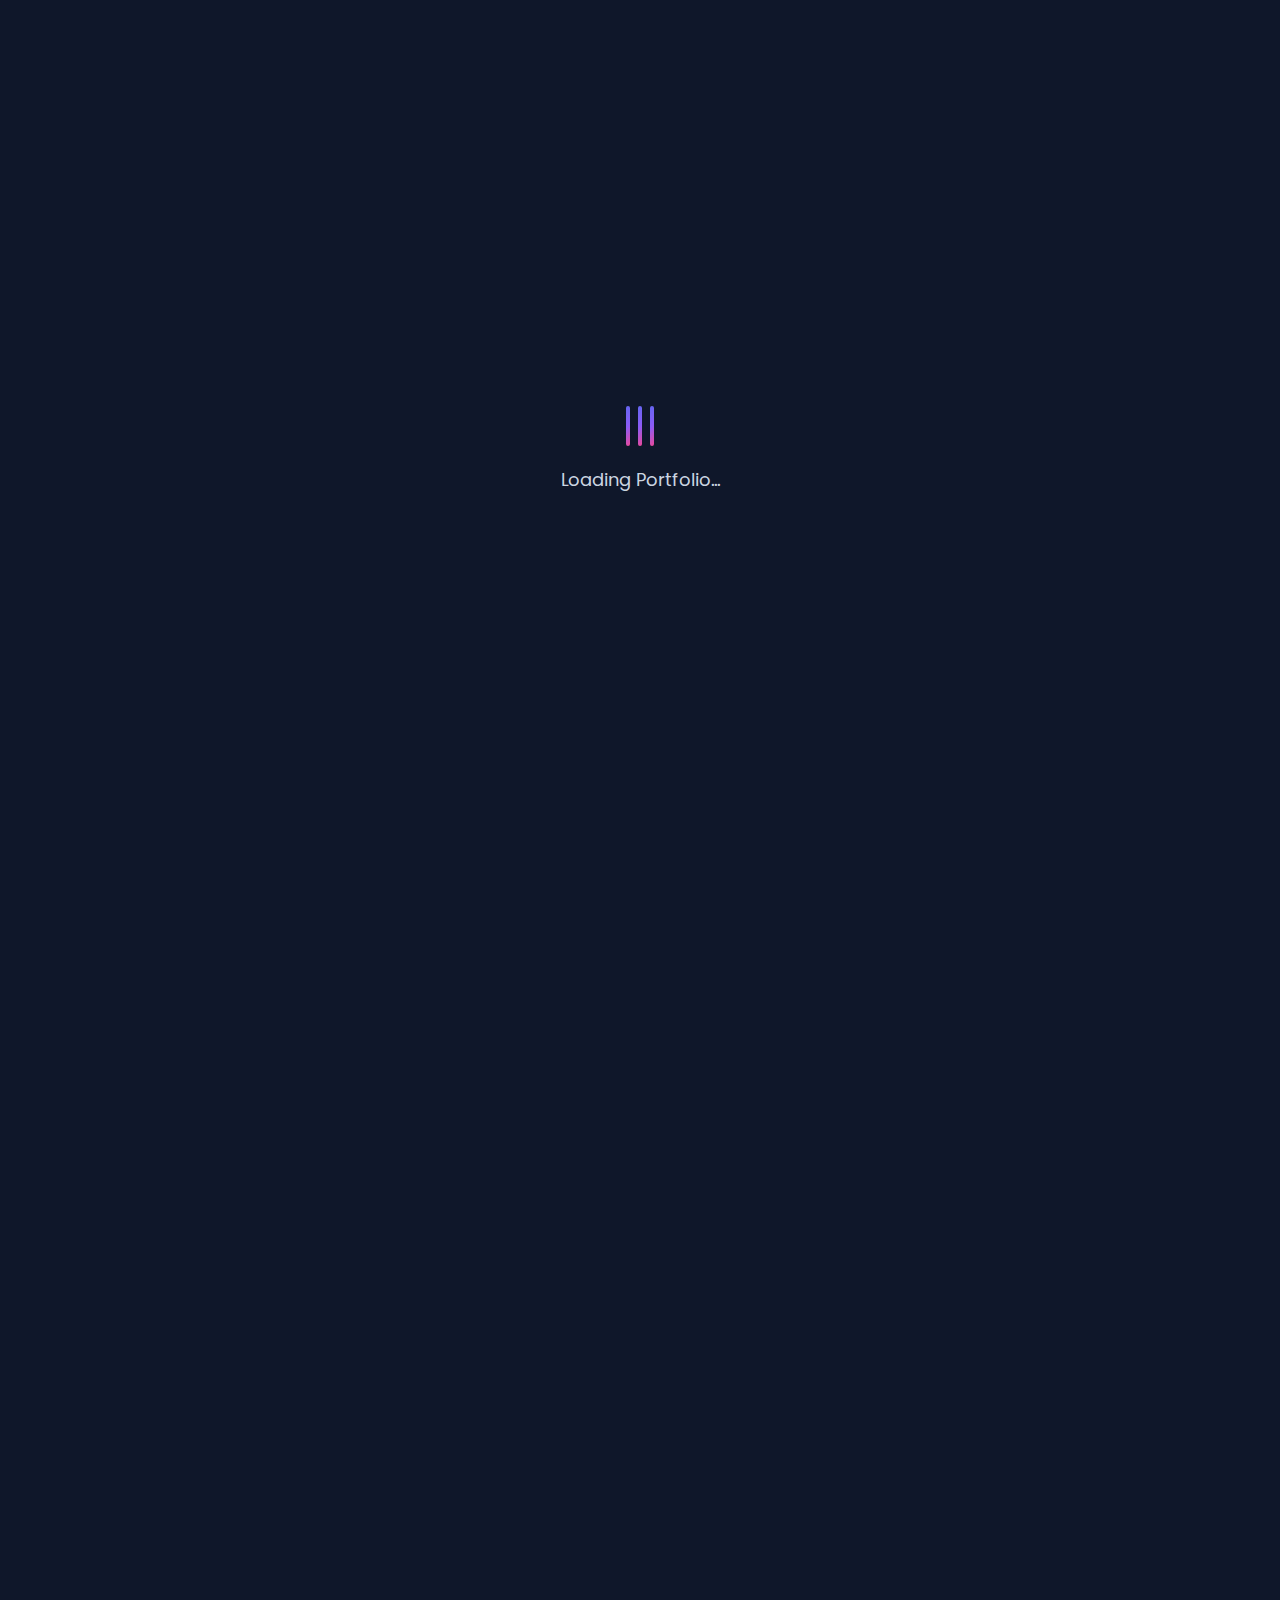
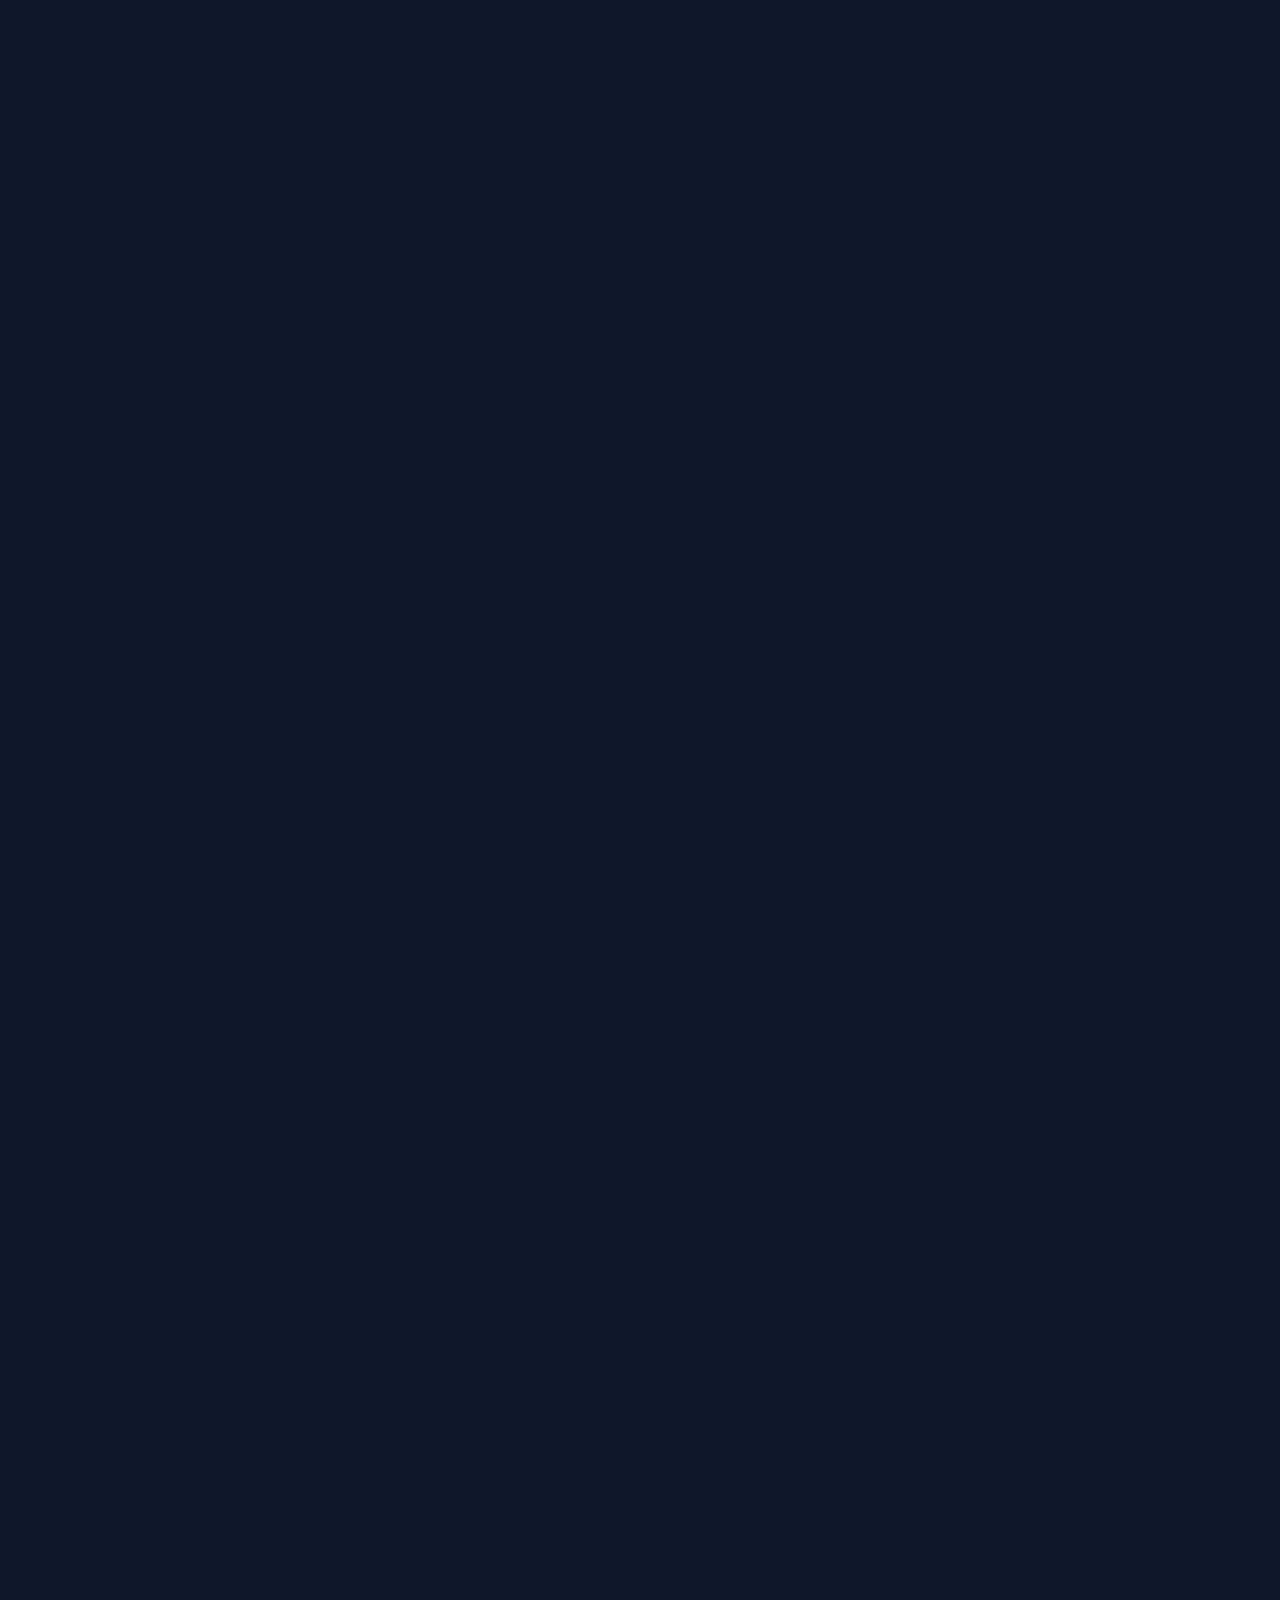
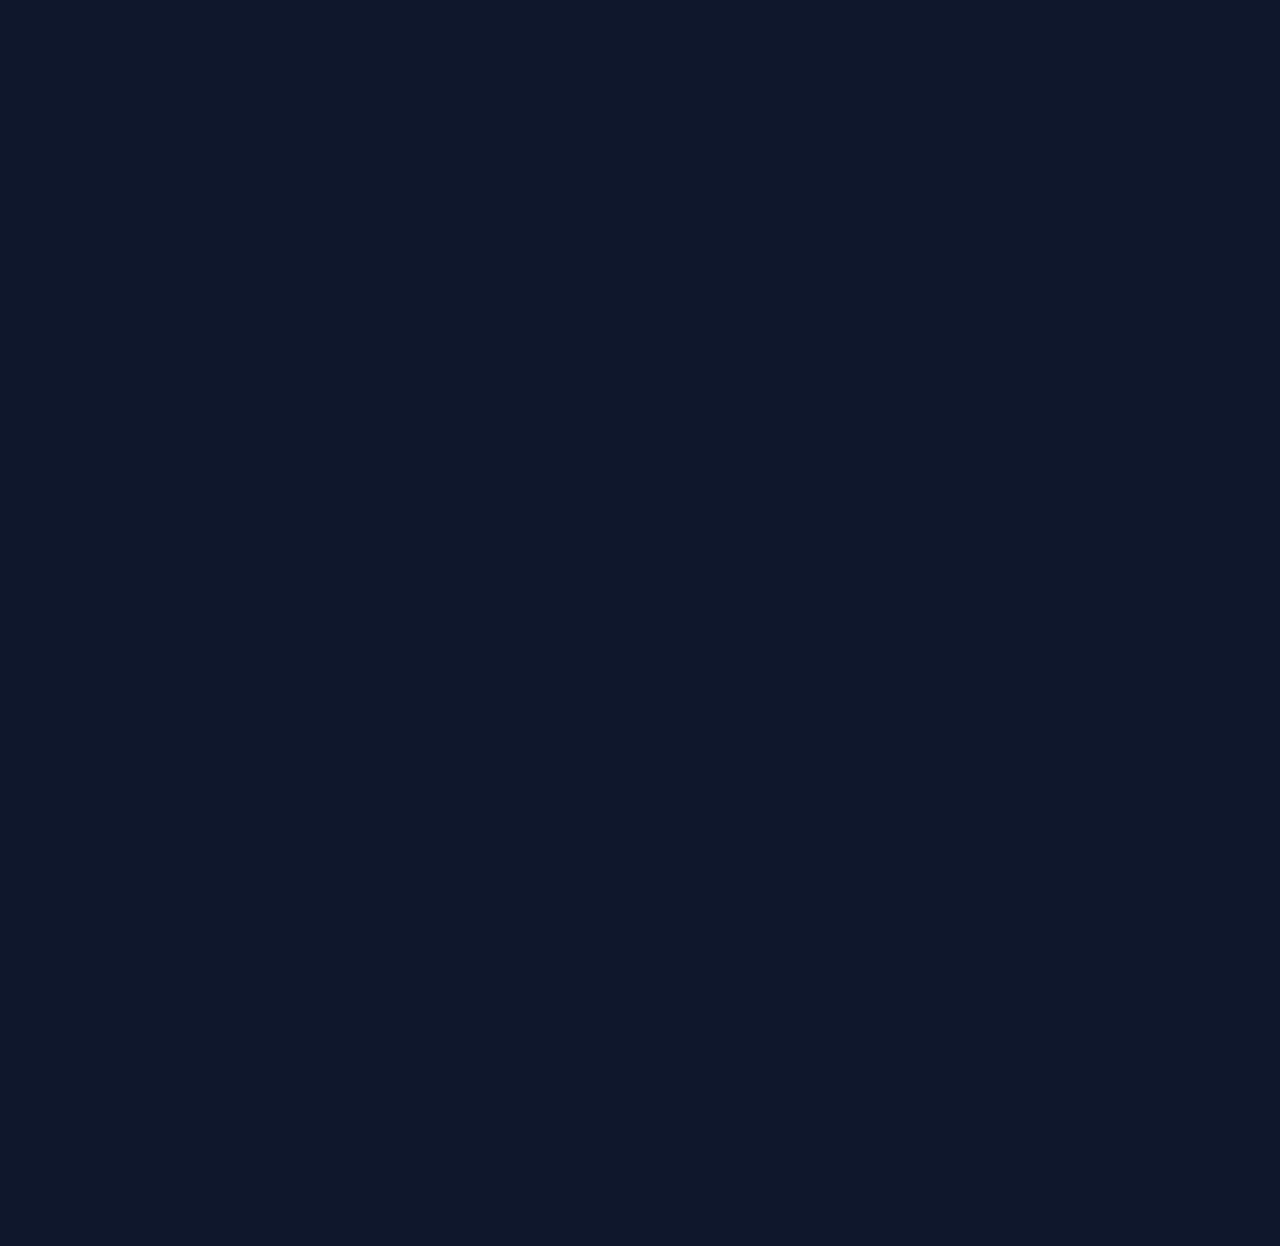
<file: index.html>
<!DOCTYPE html>
<html lang="en">
<head>
    <meta charset="UTF-8">
    <meta name="viewport" content="width=device-width, initial-scale=1.0">
    
    <!-- Primary Meta Tags -->
    <title id="page-title">Dendi Sunandar, S.T. - Senior Programmer Portfolio | 8+ Years Experience</title>
    <meta name="title" content="Dendi Sunandar, S.T. - Senior Programmer Portfolio | 8+ Years Experience">
    <meta name="description" content="Portfolio of Dendi Sunandar, S.T. - Senior Programmer with 8+ years of experience in software development. Crafting elegant solutions through code since 2016. Expert in JavaScript, Python, React, Node.js, and more.">
    <meta name="keywords" content="Dendi, Dendi Sunandar, Dendi Sunandar S.T., Dendi Sunandar ST, Dendi Sunandar, S.T., Dendi Sunandar, ST, Senior Programmer, Software Developer, Portfolio, Web Development, Programming, JavaScript, CSharp, .NET, .NET Core, Sql Server, MySql, React, Node.js, Full Stack Developer, Software Engineer, Indonesia Developer">
    <meta name="author" content="Dendi Sunandar, S.T.">
    <meta name="robots" content="index, follow">
    <meta name="language" content="English">
    <meta name="revisit-after" content="7 days">
    <meta name="theme-color" content="#6366f1">
    <meta name="google-site-verification" content="yeE_if0-a8nGYlMS0pxKDwlE7VHtmZ5KQu8RgH2SUhA" />
        
    <!-- Open Graph / Facebook -->
    <meta property="og:type" content="website">
    <meta property="og:url" content="https://dendi-sunandar.github.io/">
    <meta property="og:title" content="Dendi Sunandar, S.T. - Senior Programmer Portfolio">
    <meta property="og:description" content="Senior Programmer with 8+ years of experience in software development. Crafting elegant solutions through code since 2016. Expert in JavaScript, Python, React, Node.js, and more.">
    <meta property="og:image" content="https://dendi-sunandar.github.io/og-image.jpg">
    <meta property="og:image:width" content="1200">
    <meta property="og:image:height" content="630">
    <meta property="og:image:alt" content="Dendi Sunandar - Senior Programmer Portfolio">
    <meta property="og:site_name" content="Dendi Sunandar Portfolio">
    <meta property="og:locale" content="en_US">
    
    <!-- Twitter -->
    <meta name="twitter:card" content="summary_large_image">
    <meta name="twitter:url" content="https://dendi-sunandar.github.io/">
    <meta name="twitter:title" content="Dendi Sunandar, S.T. - Senior Programmer Portfolio">
    <meta name="twitter:description" content="Senior Programmer with 8+ years of experience in software development. Crafting elegant solutions through code since 2016.">
    <meta name="twitter:image" content="https://dendi-sunandar.github.io/og-image.jpg">
    <meta name="twitter:image:alt" content="Dendi Sunandar - Senior Programmer Portfolio">
    <meta name="twitter:creator" content="@dendisunandar">
    
    <!-- Canonical URL -->
    <link rel="canonical" href="https://dendi-sunandar.github.io/">
    
    <!-- Favicon -->
    <link rel="icon" type="image/x-icon" href="favicon.ico">
    <link rel="apple-touch-icon" href="favicon.ico">
    
    <!-- Structured Data (JSON-LD) for Rich Snippets -->
    <script type="application/ld+json">
    {
      "@context": "https://schema.org",
      "@type": "Person",
      "name": "Dendi Sunandar, S.T.",
      "jobTitle": "Senior Programmer",
      "description": "Senior Programmer with 8+ years of experience in software development. Crafting elegant solutions through code since 2016.",
      "url": "https://dendi-sunandar.github.io/",
      "sameAs": [
        "https://www.linkedin.com/in/dendi-sunandar-9355b7145",
        "https://github.com/dendi-sunandar"
      ],
      "email": "dendisunandar@gmail.com",
      "telephone": "+62 813 2065 5381",
      "knowsAbout": [
        "JavaScript",
        "Python",
        "Java",
        "TypeScript",
        "React",
        "Node.js",
        "Vue.js",
        "Django",
        "Web Development",
        "Software Engineering",
        "Full Stack Development"
      ],
      "alumniOf": {
        "@type": "EducationalOrganization",
        "name": "University"
      },
      "worksFor": {
        "@type": "Organization",
        "name": "Software Development"
      }
    }
    </script>
    
    <script type="application/ld+json">
    {
      "@context": "https://schema.org",
      "@type": "WebSite",
      "name": "Dendi Sunandar Portfolio",
      "url": "https://dendi-sunandar.github.io/",
      "description": "Portfolio of Dendi Sunandar, S.T. - Senior Programmer with 8+ years of experience",
      "author": {
        "@type": "Person",
        "name": "Dendi Sunandar, S.T."
      },
      "potentialAction": {
        "@type": "SearchAction",
        "target": "https://dendi-sunandar.github.io/?q={search_term_string}",
        "query-input": "required name=search_term_string"
      }
    }
    </script>
    
    <script type="application/ld+json">
    {
      "@context": "https://schema.org",
      "@type": "ProfessionalService",
      "name": "Dendi Sunandar - Software Development Services",
      "description": "Senior Programmer offering software development services with 8+ years of experience",
      "url": "https://dendi-sunandar.github.io/",
      "provider": {
        "@type": "Person",
        "name": "Dendi Sunandar, S.T.",
        "jobTitle": "Senior Programmer",
        "email": "dendisunandar@gmail.com"
      },
      "areaServed": "Worldwide",
      "serviceType": "Software Development"
    }
    </script>
    <link rel="stylesheet" href="styles.css">
    <link rel="preconnect" href="https://fonts.googleapis.com">
    <link rel="preconnect" href="https://fonts.gstatic.com" crossorigin>
    <link href="https://fonts.googleapis.com/css2?family=Poppins:wght@300;400;500;600;700&display=swap"
        rel="stylesheet">
</head>

<body>
    <!-- Loading Screen -->
    <div id="loading-screen" class="loading-screen">
        <div class="loader">
            <div class="loader-inner">
                <div class="loader-line"></div>
                <div class="loader-line"></div>
                <div class="loader-line"></div>
            </div>
            <p class="loading-text">Loading Portfolio...</p>
        </div>
    </div>

    <!-- Main Content -->
    <div id="main-content" class="main-content hidden">
        <!-- Navigation -->
        <nav class="navbar">
            <div class="nav-container">
                <div class="logo">Portfolio</div>
                <ul class="nav-menu" id="nav-menu">
                    <!-- Navigation items will be populated by JavaScript -->
                </ul>
                <div class="nav-right">
                    <div class="theme-switcher" id="theme-switcher">
                        <button class="theme-toggle" id="theme-toggle" aria-label="Toggle theme">
                            <span class="theme-icon">🎨</span>
                        </button>
                        <div class="theme-menu" id="theme-menu">
                            <button class="theme-option" data-theme="light-blue">
                                <span class="theme-preview"
                                    style="background: linear-gradient(135deg, #3b82f6 0%, #60a5fa 50%, #2563eb 100%);"></span>
                                <span>Light Blue</span>
                            </button>
                            <button class="theme-option" data-theme="dark-blue">
                                <span class="theme-preview"
                                    style="background: linear-gradient(135deg, #1e40af 0%, #3b82f6 50%, #60a5fa 100%);"></span>
                                <span>Dark Blue</span>
                            </button>
                            <button class="theme-option" data-theme="colorful-light">
                                <span class="theme-preview"
                                    style="background: linear-gradient(135deg, #8b5cf6 0%, #ec4899 50%, #f59e0b 100%);"></span>
                                <span>Colorful Light</span>
                            </button>
                            <button class="theme-option active" data-theme="colorful-dark">
                                <span class="theme-preview"
                                    style="background: linear-gradient(135deg, #6366f1 0%, #8b5cf6 50%, #ec4899 100%);"></span>
                                <span>Colorful Dark</span>
                            </button>
                        </div>
                    </div>
                    <div class="hamburger">
                        <span></span>
                        <span></span>
                        <span></span>
                    </div>
                </div>
            </div>
        </nav>

        <!-- Hero Section -->
        <section id="home" class="hero">
            <div class="hero-content">
                <div class="hero-text">
                    <h1 class="fade-in-up" id="hero-greeting">Hello, I'm a</h1>
                    <h2 class="fade-in-up delay-1" id="hero-title">Senior Programmer</h2>
                    <p class="fade-in-up delay-2" id="hero-tagline">Crafting elegant solutions through code since 2016
                    </p>
                    <div class="hero-buttons fade-in-up delay-3">
                        <a href="#about" class="btn btn-primary">Learn More</a>
                        <a href="#contact" class="btn btn-secondary">Get In Touch</a>
                    </div>
                </div>
                <div class="hero-image fade-in delay-4">
                    <div class="code-animation">
                        <div class="code-line"></div>
                        <div class="code-line"></div>
                        <div class="code-line"></div>
                    </div>
                </div>
            </div>
            <div class="scroll-indicator">
                <div class="mouse"></div>
            </div>
        </section>

        <!-- About Section -->
        <section id="about" class="section about">
            <div class="container">
                <h2 class="section-title">About Me</h2>
                <div class="about-content">
                    <div class="about-text" id="about-text">
                        <!-- About paragraphs will be populated by JavaScript -->
                    </div>
                </div>
            </div>
        </section>

        <!-- Experience Section -->
        <section id="experience" class="section experience">
            <div class="container">
                <h2 class="section-title">Experience</h2>
                <div class="timeline" id="timeline">
                    <!-- Timeline items will be populated by JavaScript -->
                </div>
            </div>
        </section>

        <!-- Skills Section -->
        <section id="skills" class="section skills">
            <div class="container">
                <h2 class="section-title">Skills & Technologies</h2>
                <div class="skills-grid" id="skills-grid">
                    <!-- Skill cards will be populated by JavaScript -->
                </div>
            </div>
        </section>

        <!-- Contact Section -->
        <section id="contact" class="section contact">
            <div class="container">
                <h2 class="section-title">Get In Touch</h2>
                <div class="contact-content">
                    <div class="contact-info" id="contact-info">
                        <!-- Contact items will be populated by JavaScript -->
                    </div>
                    <form class="contact-form">
                        <div class="form-group">
                            <input type="text" placeholder="Your Name" required>
                        </div>
                        <div class="form-group">
                            <input type="email" placeholder="Your Email" required>
                        </div>
                        <div class="form-group">
                            <textarea placeholder="Your Message" rows="5" required></textarea>
                        </div>
                        <button type="submit" class="btn btn-primary">Send Message</button>
                    </form>
                </div>
            </div>
        </section>

        <!-- Footer -->
        <footer class="footer">
            <div class="container">
                <p id="footer-text">&copy; 2024 Senior Programmer. All rights reserved.</p>
            </div>
        </footer>
    </div>

    <script src="profile-data.js"></script>
    <script src="themes.js"></script>
    <script src="script.js"></script>
</body>

</html>
</file>
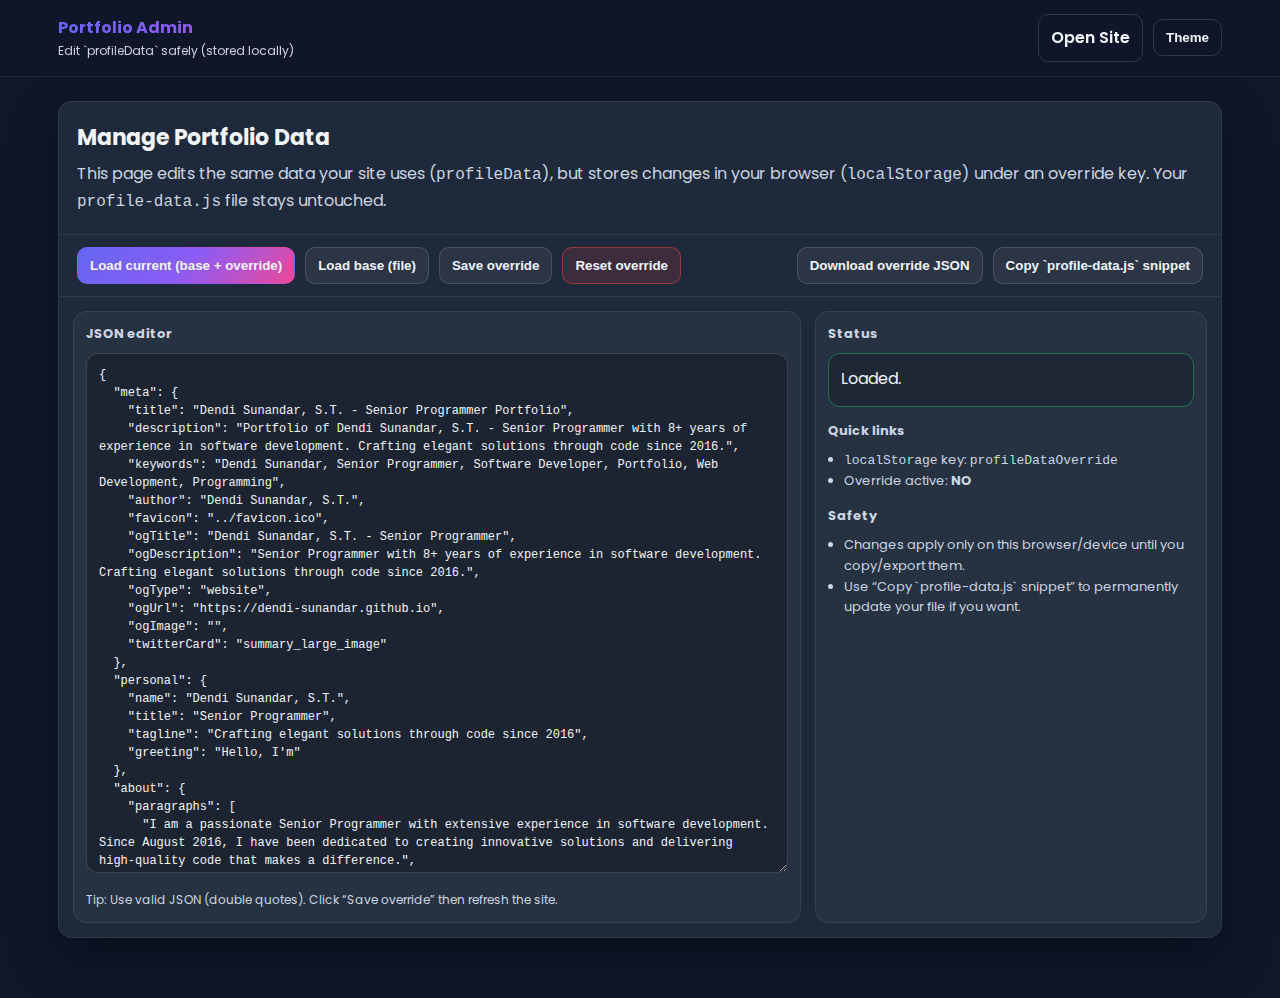
<file: admin/index.html>
<!DOCTYPE html>
<html lang="en">
<head>
  <meta charset="UTF-8" />
  <meta name="viewport" content="width=device-width, initial-scale=1.0" />
  <title>Admin - Manage Portfolio Data</title>
  <link rel="preconnect" href="https://fonts.googleapis.com">
  <link rel="preconnect" href="https://fonts.gstatic.com" crossorigin>
  <link href="https://fonts.googleapis.com/css2?family=Poppins:wght@300;400;500;600;700&display=swap" rel="stylesheet">
  <link rel="stylesheet" href="admin.css" />
</head>
<body>
  <header class="topbar">
    <div class="topbar-inner">
      <div class="brand">
        <div class="brand-title">Portfolio Admin</div>
        <div class="brand-subtitle">Edit `profileData` safely (stored locally)</div>
      </div>

      <div class="topbar-actions">
        <a class="btn btn-ghost" href="../landing/index.html" target="_blank" rel="noopener noreferrer">Open Site</a>
        <div class="theme-switcher" id="theme-switcher">
          <button class="btn btn-ghost" id="theme-toggle" type="button" aria-label="Toggle theme menu">
            Theme
          </button>
          <div class="theme-menu" id="theme-menu" role="menu" aria-label="Theme menu">
            <button class="theme-option" data-theme="light-blue" type="button">
              <span class="theme-preview" style="background: linear-gradient(135deg, #3b82f6 0%, #60a5fa 50%, #2563eb 100%);"></span>
              <span>Light Blue</span>
            </button>
            <button class="theme-option" data-theme="dark-blue" type="button">
              <span class="theme-preview" style="background: linear-gradient(135deg, #1e40af 0%, #3b82f6 50%, #60a5fa 100%);"></span>
              <span>Dark Blue</span>
            </button>
            <button class="theme-option" data-theme="colorful-light" type="button">
              <span class="theme-preview" style="background: linear-gradient(135deg, #8b5cf6 0%, #ec4899 50%, #f59e0b 100%);"></span>
              <span>Colorful Light</span>
            </button>
            <button class="theme-option" data-theme="colorful-dark" type="button">
              <span class="theme-preview" style="background: linear-gradient(135deg, #6366f1 0%, #8b5cf6 50%, #ec4899 100%);"></span>
              <span>Colorful Dark</span>
            </button>
          </div>
        </div>
      </div>
    </div>
  </header>

  <main class="container">
    <section class="card">
      <div class="card-header">
        <h1>Manage Portfolio Data</h1>
        <p>
          This page edits the same data your site uses (<code>profileData</code>), but stores changes in your browser
          (<code>localStorage</code>) under an override key. Your <code>profile-data.js</code> file stays untouched.
        </p>
      </div>

      <div class="toolbar">
        <button class="btn btn-primary" id="btn-load-effective" type="button">Load current (base + override)</button>
        <button class="btn" id="btn-load-base" type="button">Load base (file)</button>
        <button class="btn" id="btn-save" type="button">Save override</button>
        <button class="btn btn-danger" id="btn-reset" type="button">Reset override</button>
        <span class="spacer"></span>
        <button class="btn" id="btn-download-json" type="button">Download override JSON</button>
        <button class="btn" id="btn-copy-js" type="button">Copy `profile-data.js` snippet</button>
      </div>

      <div class="editor-grid">
        <div class="panel">
          <div class="panel-title">JSON editor</div>
          <textarea id="json-editor" spellcheck="false" class="editor" aria-label="Profile data JSON editor"></textarea>
          <div class="hint">
            Tip: Use valid JSON (double quotes). Click “Save override” then refresh the site.
          </div>
        </div>

        <div class="panel">
          <div class="panel-title">Status</div>
          <div id="status" class="status">Loading…</div>

          <div class="panel-title mt">Quick links</div>
          <ul class="list">
            <li><code>localStorage</code> key: <code id="storage-key"></code></li>
            <li>Override active: <strong id="override-active">…</strong></li>
          </ul>

          <div class="panel-title mt">Safety</div>
          <ul class="list">
            <li>Changes apply only on this browser/device until you copy/export them.</li>
            <li>Use “Copy `profile-data.js` snippet” to permanently update your file if you want.</li>
          </ul>
        </div>
      </div>
    </section>
  </main>

  <script src="../landing/themes.js"></script>
  <script src="../landing/profile-data.js"></script>
  <script src="admin.js"></script>
</body>
</html>
</file>
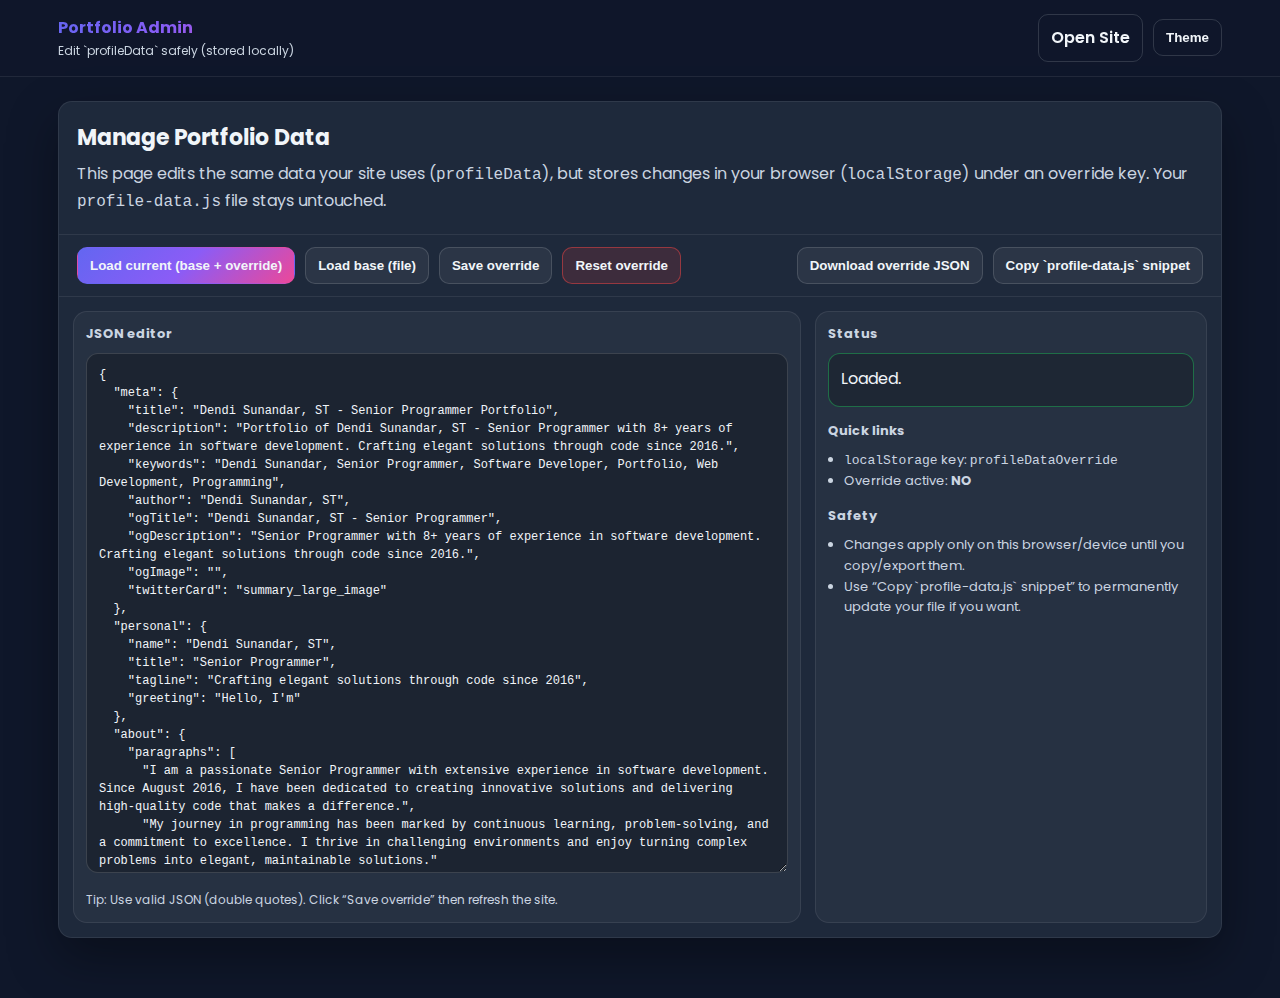
<file: dendiismyname/index.html>
<!DOCTYPE html>
<html lang="en">
<head>
  <meta charset="UTF-8" />
  <meta name="viewport" content="width=device-width, initial-scale=1.0" />
  <title>Admin - Manage Portfolio Data</title>
  <link rel="preconnect" href="https://fonts.googleapis.com">
  <link rel="preconnect" href="https://fonts.gstatic.com" crossorigin>
  <link href="https://fonts.googleapis.com/css2?family=Poppins:wght@300;400;500;600;700&display=swap" rel="stylesheet">
  <link rel="stylesheet" href="admin.css" />
</head>
<body>
  <header class="topbar">
    <div class="topbar-inner">
      <div class="brand">
        <div class="brand-title">Portfolio Admin</div>
        <div class="brand-subtitle">Edit `profileData` safely (stored locally)</div>
      </div>

      <div class="topbar-actions">
        <a class="btn btn-ghost" href="../landing/index.html" target="_blank" rel="noopener noreferrer">Open Site</a>
        <div class="theme-switcher" id="theme-switcher">
          <button class="btn btn-ghost" id="theme-toggle" type="button" aria-label="Toggle theme menu">
            Theme
          </button>
          <div class="theme-menu" id="theme-menu" role="menu" aria-label="Theme menu">
            <button class="theme-option" data-theme="light-blue" type="button">
              <span class="theme-preview" style="background: linear-gradient(135deg, #3b82f6 0%, #60a5fa 50%, #2563eb 100%);"></span>
              <span>Light Blue</span>
            </button>
            <button class="theme-option" data-theme="dark-blue" type="button">
              <span class="theme-preview" style="background: linear-gradient(135deg, #1e40af 0%, #3b82f6 50%, #60a5fa 100%);"></span>
              <span>Dark Blue</span>
            </button>
            <!-- <button class="theme-option" data-theme="colorful-light" type="button">
              <span class="theme-preview" style="background: linear-gradient(135deg, #8b5cf6 0%, #ec4899 50%, #f59e0b 100%);"></span>
              <span>Colorful Light</span>
            </button> -->
            <button class="theme-option" data-theme="colorful-dark" type="button">
              <span class="theme-preview" style="background: linear-gradient(135deg, #6366f1 0%, #8b5cf6 50%, #ec4899 100%);"></span>
              <span>Colorful Dark</span>
            </button>
          </div>
        </div>
      </div>
    </div>
  </header>

  <main class="container">
    <section class="card">
      <div class="card-header">
        <h1>Manage Portfolio Data</h1>
        <p>
          This page edits the same data your site uses (<code>profileData</code>), but stores changes in your browser
          (<code>localStorage</code>) under an override key. Your <code>profile-data.js</code> file stays untouched.
        </p>
      </div>

      <div class="toolbar">
        <button class="btn btn-primary" id="btn-load-effective" type="button">Load current (base + override)</button>
        <button class="btn" id="btn-load-base" type="button">Load base (file)</button>
        <button class="btn" id="btn-save" type="button">Save override</button>
        <button class="btn btn-danger" id="btn-reset" type="button">Reset override</button>
        <span class="spacer"></span>
        <button class="btn" id="btn-download-json" type="button">Download override JSON</button>
        <button class="btn" id="btn-copy-js" type="button">Copy `profile-data.js` snippet</button>
      </div>

      <div class="editor-grid">
        <div class="panel">
          <div class="panel-title">JSON editor</div>
          <textarea id="json-editor" spellcheck="false" class="editor" aria-label="Profile data JSON editor"></textarea>
          <div class="hint">
            Tip: Use valid JSON (double quotes). Click “Save override” then refresh the site.
          </div>
        </div>

        <div class="panel">
          <div class="panel-title">Status</div>
          <div id="status" class="status">Loading…</div>

          <div class="panel-title mt">Quick links</div>
          <ul class="list">
            <li><code>localStorage</code> key: <code id="storage-key"></code></li>
            <li>Override active: <strong id="override-active">…</strong></li>
          </ul>

          <div class="panel-title mt">Safety</div>
          <ul class="list">
            <li>Changes apply only on this browser/device until you copy/export them.</li>
            <li>Use “Copy `profile-data.js` snippet” to permanently update your file if you want.</li>
          </ul>
        </div>
      </div>
    </section>
  </main>

  <script src="../themes.js"></script>
  <script src="../profile-data.js"></script>
  <script src="admin.js"></script>
</body>
</html>
</file>
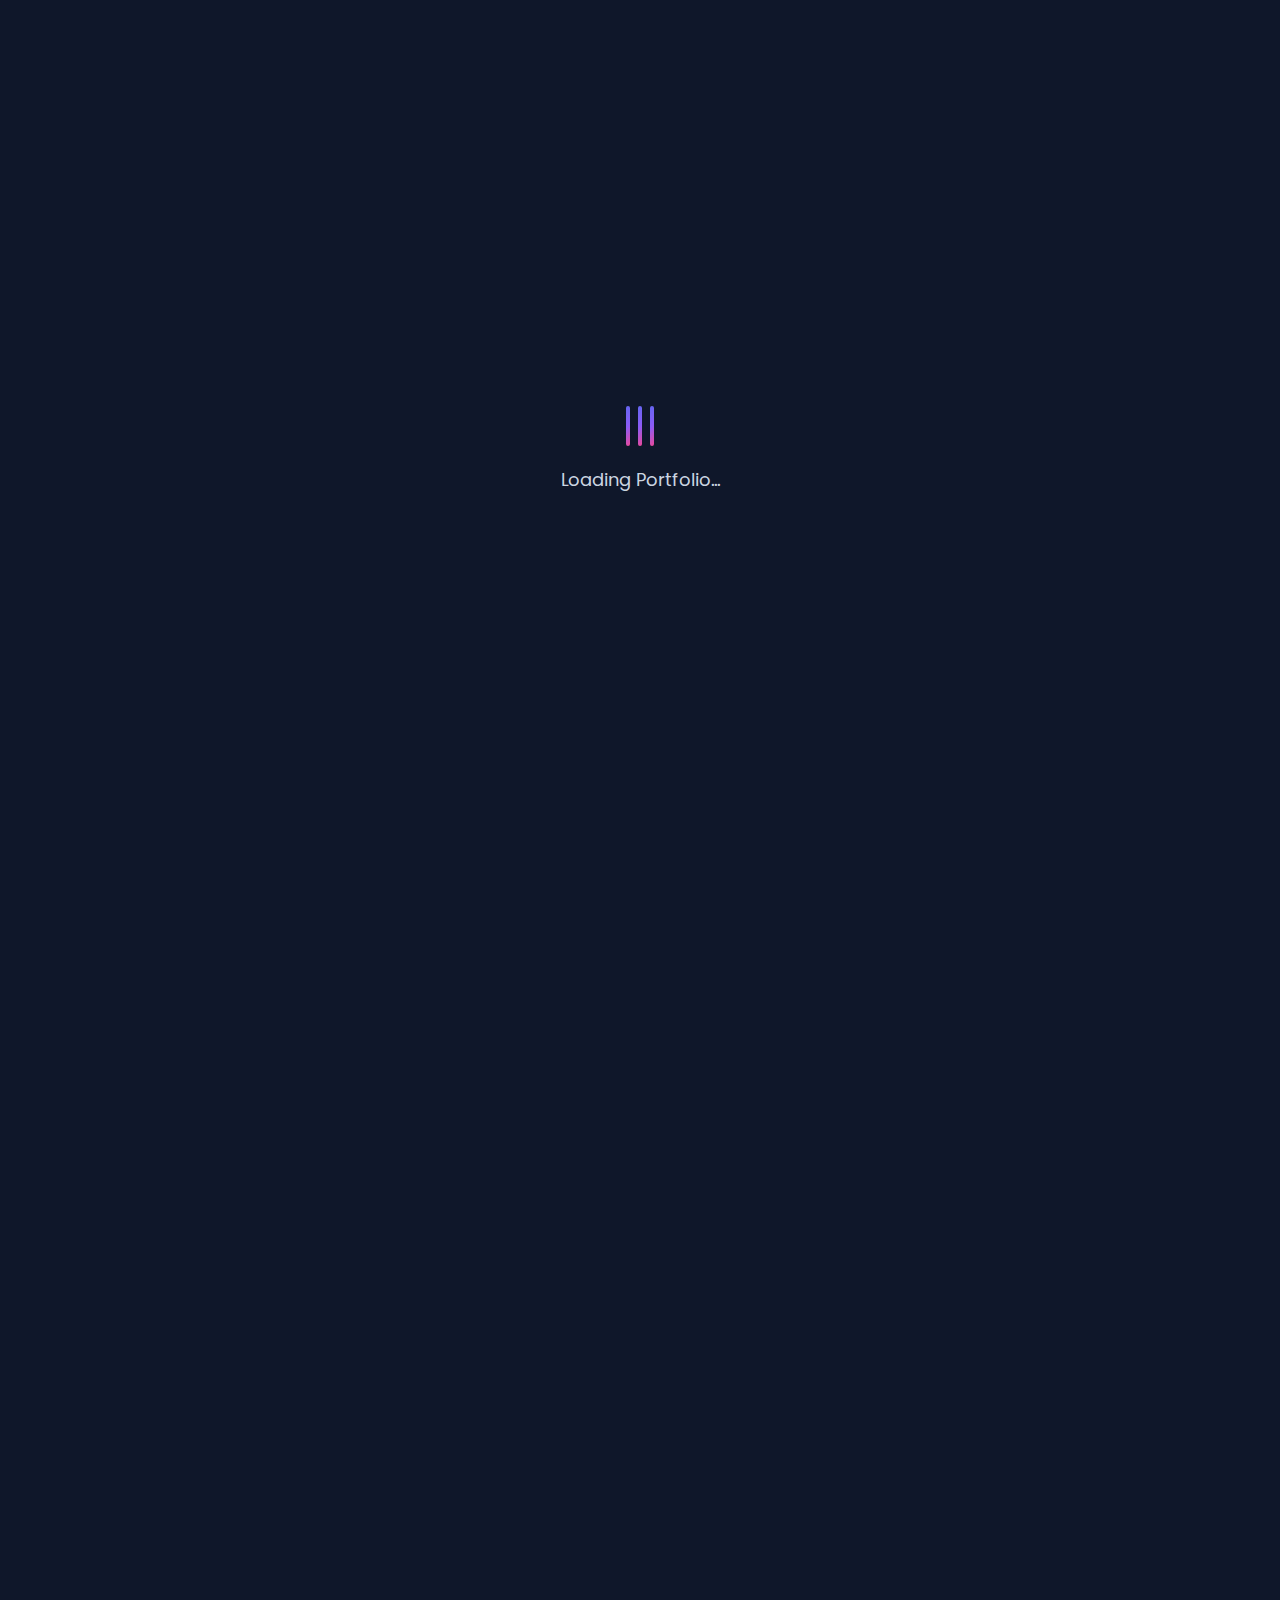
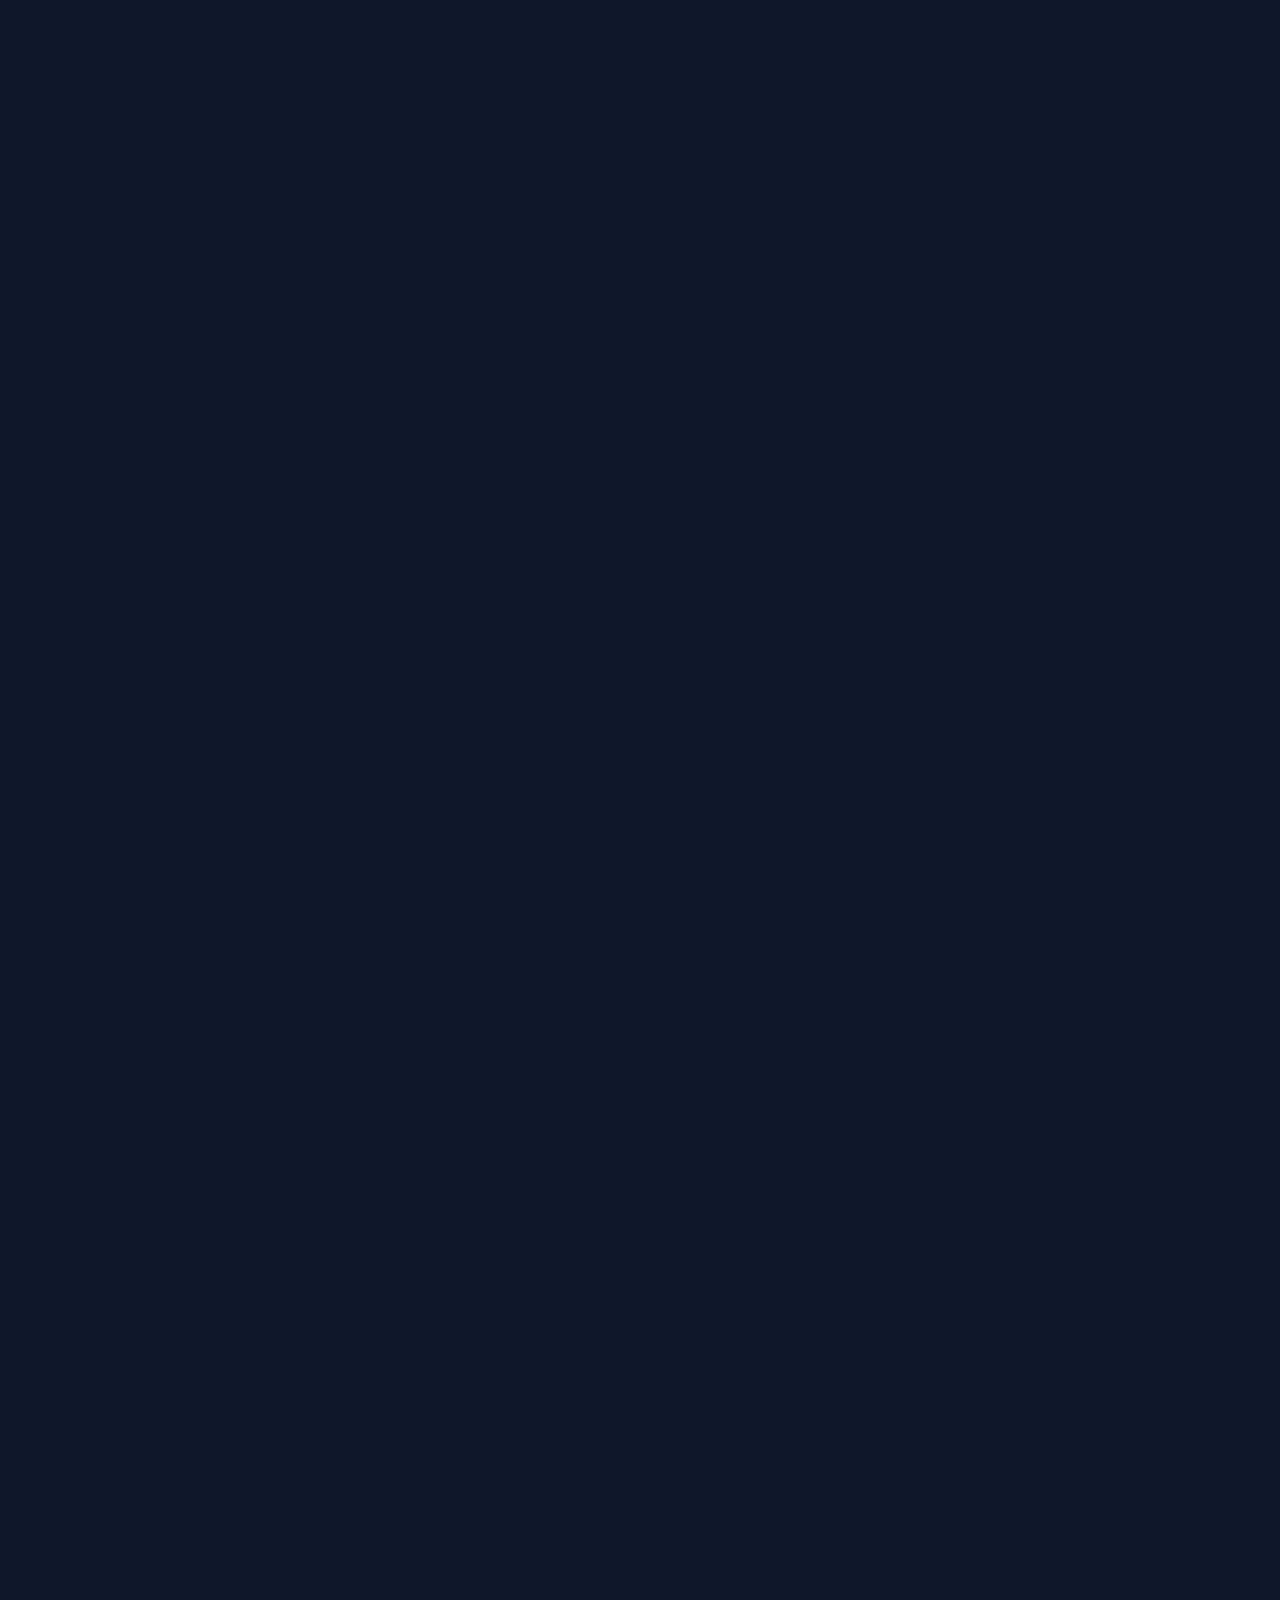
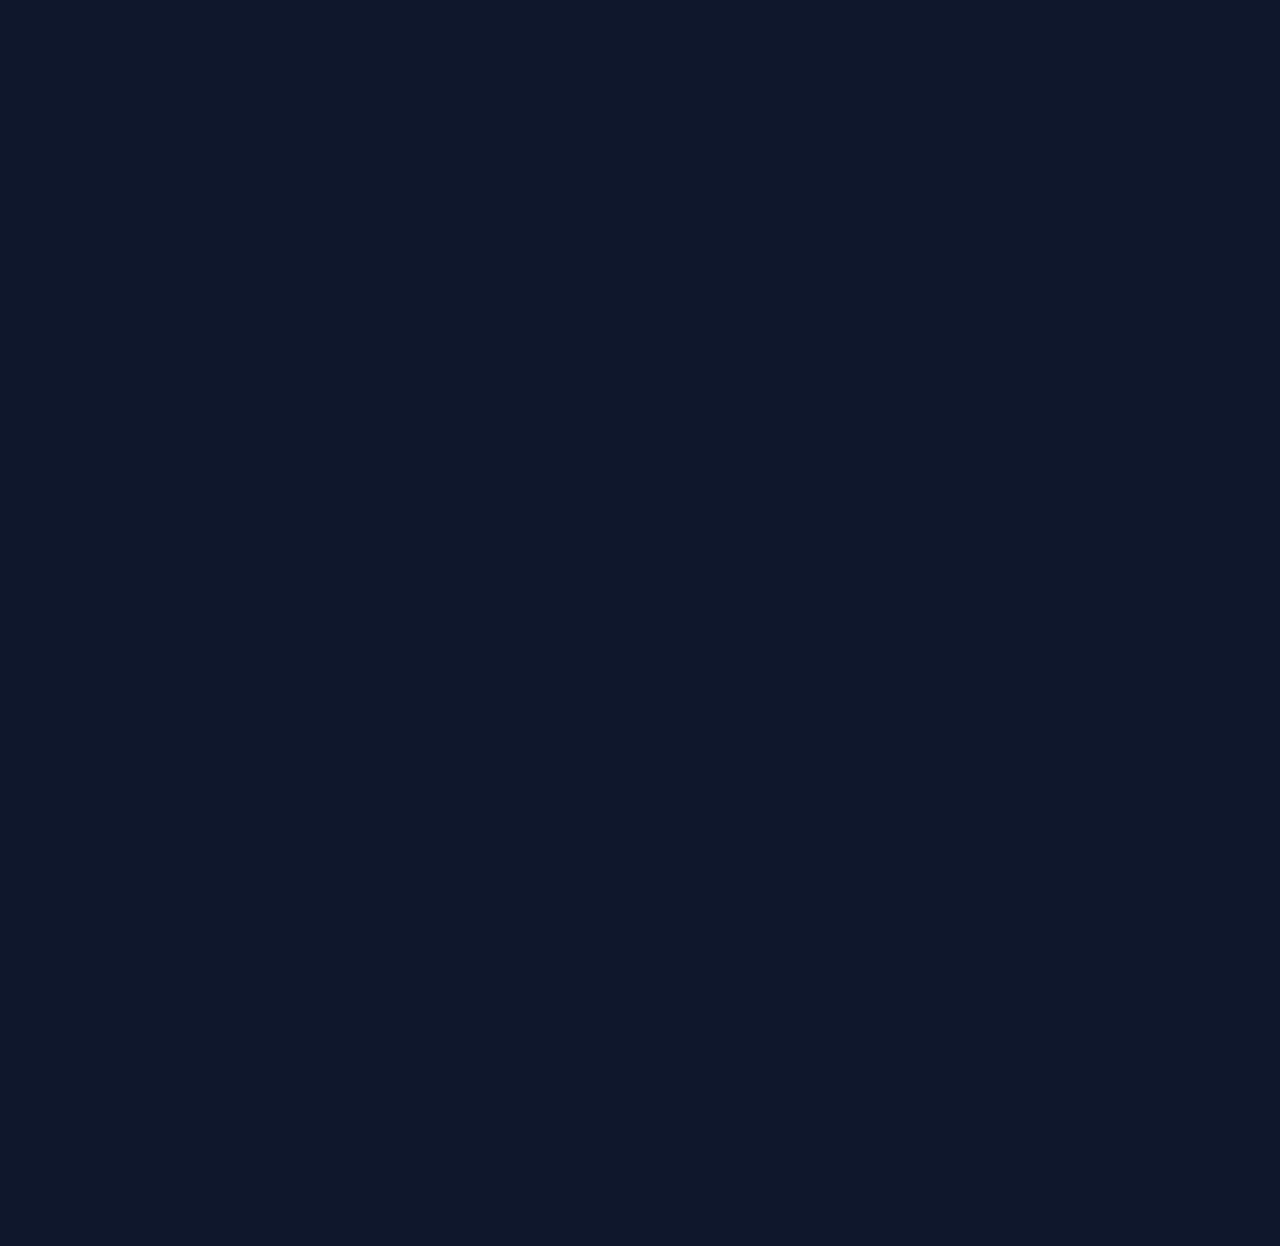
<file: landing/index.html>
<!DOCTYPE html>
<html lang="en">
<head>
    <meta charset="UTF-8">
    <meta name="viewport" content="width=device-width, initial-scale=1.0">
    
    <!-- Primary Meta Tags -->
    <title id="page-title">Dendi Sunandar, S.T. - Senior Programmer Portfolio | 8+ Years Experience</title>
    <meta name="title" content="Dendi Sunandar, S.T. - Senior Programmer Portfolio | 8+ Years Experience">
    <meta name="description" content="Portfolio of Dendi Sunandar, S.T. - Senior Programmer with 8+ years of experience in software development. Crafting elegant solutions through code since 2016. Expert in JavaScript, Python, React, Node.js, and more.">
    <meta name="keywords" content="Dendi, Dendi Sunandar, Dendi Sunandar S.T., Dendi Sunandar ST, Dendi Sunandar, S.T., Dendi Sunandar, ST, Senior Programmer, Software Developer, Portfolio, Web Development, Programming, JavaScript, CSharp, .NET, .NET Core, Sql Server, MySql, React, Node.js, Full Stack Developer, Software Engineer, Indonesia Developer">
    <meta name="author" content="Dendi Sunandar, S.T.">
    <meta name="robots" content="index, follow">
    <meta name="language" content="English">
    <meta name="revisit-after" content="7 days">
    <meta name="theme-color" content="#6366f1">
    <meta name="google-site-verification" content="yeE_if0-a8nGYlMS0pxKDwlE7VHtmZ5KQu8RgH2SUhA" />
        
    <!-- Open Graph / Facebook -->
    <meta property="og:type" content="website">
    <meta property="og:url" content="https://dendi-sunandar.github.io/">
    <meta property="og:title" content="Dendi Sunandar, S.T. - Senior Programmer Portfolio">
    <meta property="og:description" content="Senior Programmer with 8+ years of experience in software development. Crafting elegant solutions through code since 2016. Expert in JavaScript, Python, React, Node.js, and more.">
    <meta property="og:image" content="https://dendi-sunandar.github.io/og-image.jpg">
    <meta property="og:image:width" content="1200">
    <meta property="og:image:height" content="630">
    <meta property="og:image:alt" content="Dendi Sunandar - Senior Programmer Portfolio">
    <meta property="og:site_name" content="Dendi Sunandar Portfolio">
    <meta property="og:locale" content="en_US">
    
    <!-- Twitter -->
    <meta name="twitter:card" content="summary_large_image">
    <meta name="twitter:url" content="https://dendi-sunandar.github.io/">
    <meta name="twitter:title" content="Dendi Sunandar, S.T. - Senior Programmer Portfolio">
    <meta name="twitter:description" content="Senior Programmer with 8+ years of experience in software development. Crafting elegant solutions through code since 2016.">
    <meta name="twitter:image" content="https://dendi-sunandar.github.io/og-image.jpg">
    <meta name="twitter:image:alt" content="Dendi Sunandar - Senior Programmer Portfolio">
    <meta name="twitter:creator" content="@dendisunandar">
    
    <!-- Canonical URL -->
    <link rel="canonical" href="https://dendi-sunandar.github.io/">
    
    <!-- Favicon -->
    <link rel="icon" type="image/x-icon" href="../favicon.ico">
    <link rel="apple-touch-icon" href="../favicon.ico">
    
    <!-- Structured Data (JSON-LD) for Rich Snippets -->
    <script type="application/ld+json">
    {
      "@context": "https://schema.org",
      "@type": "Person",
      "name": "Dendi Sunandar, S.T.",
      "jobTitle": "Senior Programmer",
      "description": "Senior Programmer with 8+ years of experience in software development. Crafting elegant solutions through code since 2016.",
      "url": "https://dendi-sunandar.github.io/",
      "sameAs": [
        "https://www.linkedin.com/in/dendi-sunandar-9355b7145",
        "https://github.com/dendi-sunandar"
      ],
      "email": "dendisunandar@gmail.com",
      "telephone": "+62 813 2065 5381",
      "knowsAbout": [
        "JavaScript",
        "Python",
        "Java",
        "TypeScript",
        "React",
        "Node.js",
        "Vue.js",
        "Django",
        "Web Development",
        "Software Engineering",
        "Full Stack Development"
      ],
      "alumniOf": {
        "@type": "EducationalOrganization",
        "name": "University"
      },
      "worksFor": {
        "@type": "Organization",
        "name": "Software Development"
      }
    }
    </script>
    
    <script type="application/ld+json">
    {
      "@context": "https://schema.org",
      "@type": "WebSite",
      "name": "Dendi Sunandar Portfolio",
      "url": "https://dendi-sunandar.github.io/",
      "description": "Portfolio of Dendi Sunandar, S.T. - Senior Programmer with 8+ years of experience",
      "author": {
        "@type": "Person",
        "name": "Dendi Sunandar, S.T."
      },
      "potentialAction": {
        "@type": "SearchAction",
        "target": "https://dendi-sunandar.github.io/?q={search_term_string}",
        "query-input": "required name=search_term_string"
      }
    }
    </script>
    
    <script type="application/ld+json">
    {
      "@context": "https://schema.org",
      "@type": "ProfessionalService",
      "name": "Dendi Sunandar - Software Development Services",
      "description": "Senior Programmer offering software development services with 8+ years of experience",
      "url": "https://dendi-sunandar.github.io/",
      "provider": {
        "@type": "Person",
        "name": "Dendi Sunandar, S.T.",
        "jobTitle": "Senior Programmer",
        "email": "dendisunandar@gmail.com"
      },
      "areaServed": "Worldwide",
      "serviceType": "Software Development"
    }
    </script>
    <link rel="stylesheet" href="styles.css">
    <link rel="preconnect" href="https://fonts.googleapis.com">
    <link rel="preconnect" href="https://fonts.gstatic.com" crossorigin>
    <link href="https://fonts.googleapis.com/css2?family=Poppins:wght@300;400;500;600;700&display=swap"
        rel="stylesheet">
</head>

<body>
    <!-- Loading Screen -->
    <div id="loading-screen" class="loading-screen">
        <div class="loader">
            <div class="loader-inner">
                <div class="loader-line"></div>
                <div class="loader-line"></div>
                <div class="loader-line"></div>
            </div>
            <p class="loading-text">Loading Portfolio...</p>
        </div>
    </div>

    <!-- Main Content -->
    <div id="main-content" class="main-content hidden">
        <!-- Navigation -->
        <nav class="navbar">
            <div class="nav-container">
                <div class="logo">Portfolio</div>
                <ul class="nav-menu" id="nav-menu">
                    <!-- Navigation items will be populated by JavaScript -->
                </ul>
                <div class="nav-right">
                    <div class="theme-switcher" id="theme-switcher">
                        <button class="theme-toggle" id="theme-toggle" aria-label="Toggle theme">
                            <span class="theme-icon">🎨</span>
                        </button>
                        <div class="theme-menu" id="theme-menu">
                            <button class="theme-option" data-theme="light-blue">
                                <span class="theme-preview"
                                    style="background: linear-gradient(135deg, #3b82f6 0%, #60a5fa 50%, #2563eb 100%);"></span>
                                <span>Light Blue</span>
                            </button>
                            <button class="theme-option" data-theme="dark-blue">
                                <span class="theme-preview"
                                    style="background: linear-gradient(135deg, #1e40af 0%, #3b82f6 50%, #60a5fa 100%);"></span>
                                <span>Dark Blue</span>
                            </button>
                            <!-- <button class="theme-option" data-theme="colorful-light">
                                <span class="theme-preview"
                                    style="background: linear-gradient(135deg, #8b5cf6 0%, #ec4899 50%, #f59e0b 100%);"></span>
                                <span>Colorful Light</span>
                            </button> -->
                            <button class="theme-option active" data-theme="colorful-dark">
                                <span class="theme-preview"
                                    style="background: linear-gradient(135deg, #6366f1 0%, #8b5cf6 50%, #ec4899 100%);"></span>
                                <span>Colorful Dark</span>
                            </button>
                        </div>
                    </div>
                    <div class="hamburger">
                        <span></span>
                        <span></span>
                        <span></span>
                    </div>
                </div>
            </div>
        </nav>

        <!-- Hero Section -->
        <section id="home" class="hero">
            <div class="hero-content">
                <div class="hero-text">
                    <h1 class="fade-in-up" id="hero-greeting">Hello, I'm a</h1>
                    <h2 class="fade-in-up delay-1" id="hero-title">Senior Programmer</h2>
                    <p class="fade-in-up delay-2" id="hero-tagline">Crafting elegant solutions through code since 2016
                    </p>
                    <div class="hero-buttons fade-in-up delay-3">
                        <a href="#about" class="btn btn-primary">Learn More</a>
                        <a href="#contact" class="btn btn-secondary">Get In Touch</a>
                    </div>
                </div>
                <div class="hero-image fade-in delay-4">
                    <div class="code-animation">
                        <div class="code-line"></div>
                        <div class="code-line"></div>
                        <div class="code-line"></div>
                        <div class="code-line"></div>
                    </div>
                </div>
            </div>
            <div class="scroll-indicator">
                <div class="mouse"></div>
            </div>
        </section>

        <!-- About Section -->
        <section id="about" class="section about">
            <div class="container">
                <h2 class="section-title">About Me</h2>
                <div class="about-content">
                    <div class="about-text" id="about-text">
                        <!-- About paragraphs will be populated by JavaScript -->
                    </div>
                </div>
            </div>
        </section>

        <!-- Experience Section -->
        <section id="experience" class="section experience">
            <div class="container">
                <h2 class="section-title">Experience</h2>
                <div class="timeline" id="timeline">
                    <!-- Timeline items will be populated by JavaScript -->
                </div>
            </div>
        </section>

        <!-- Skills Section -->
        <section id="skills" class="section skills">
            <div class="container">
                <h2 class="section-title">Skills & Technologies</h2>
                <div class="skills-grid" id="skills-grid">
                    <!-- Skill cards will be populated by JavaScript -->
                </div>
            </div>
        </section>

        <!-- Contact Section -->
        <section id="contact" class="section contact">
            <div class="container">
                <h2 class="section-title">Get In Touch</h2>
                <div class="contact-content">
                    <div class="contact-info" id="contact-info">
                        <!-- Contact items will be populated by JavaScript -->
                    </div>
                    <form class="contact-form">
                        <div class="form-group">
                            <input type="text" placeholder="Your Name" required>
                        </div>
                        <div class="form-group">
                            <input type="email" placeholder="Your Email" required>
                        </div>
                        <div class="form-group">
                            <textarea placeholder="Your Message" rows="5" required></textarea>
                        </div>
                        <button type="submit" class="btn btn-primary">Send Message</button>
                    </form>
                </div>
            </div>
        </section>

        <!-- Footer -->
        <footer class="footer">
            <div class="container">
                <p id="footer-text">&copy; 2024 Senior Programmer. All rights reserved.</p>
            </div>
        </footer>
    </div>

    <script src="profile-data.js"></script>
    <script src="themes.js"></script>
    <script src="script.js"></script>
</body>

</html>
</file>
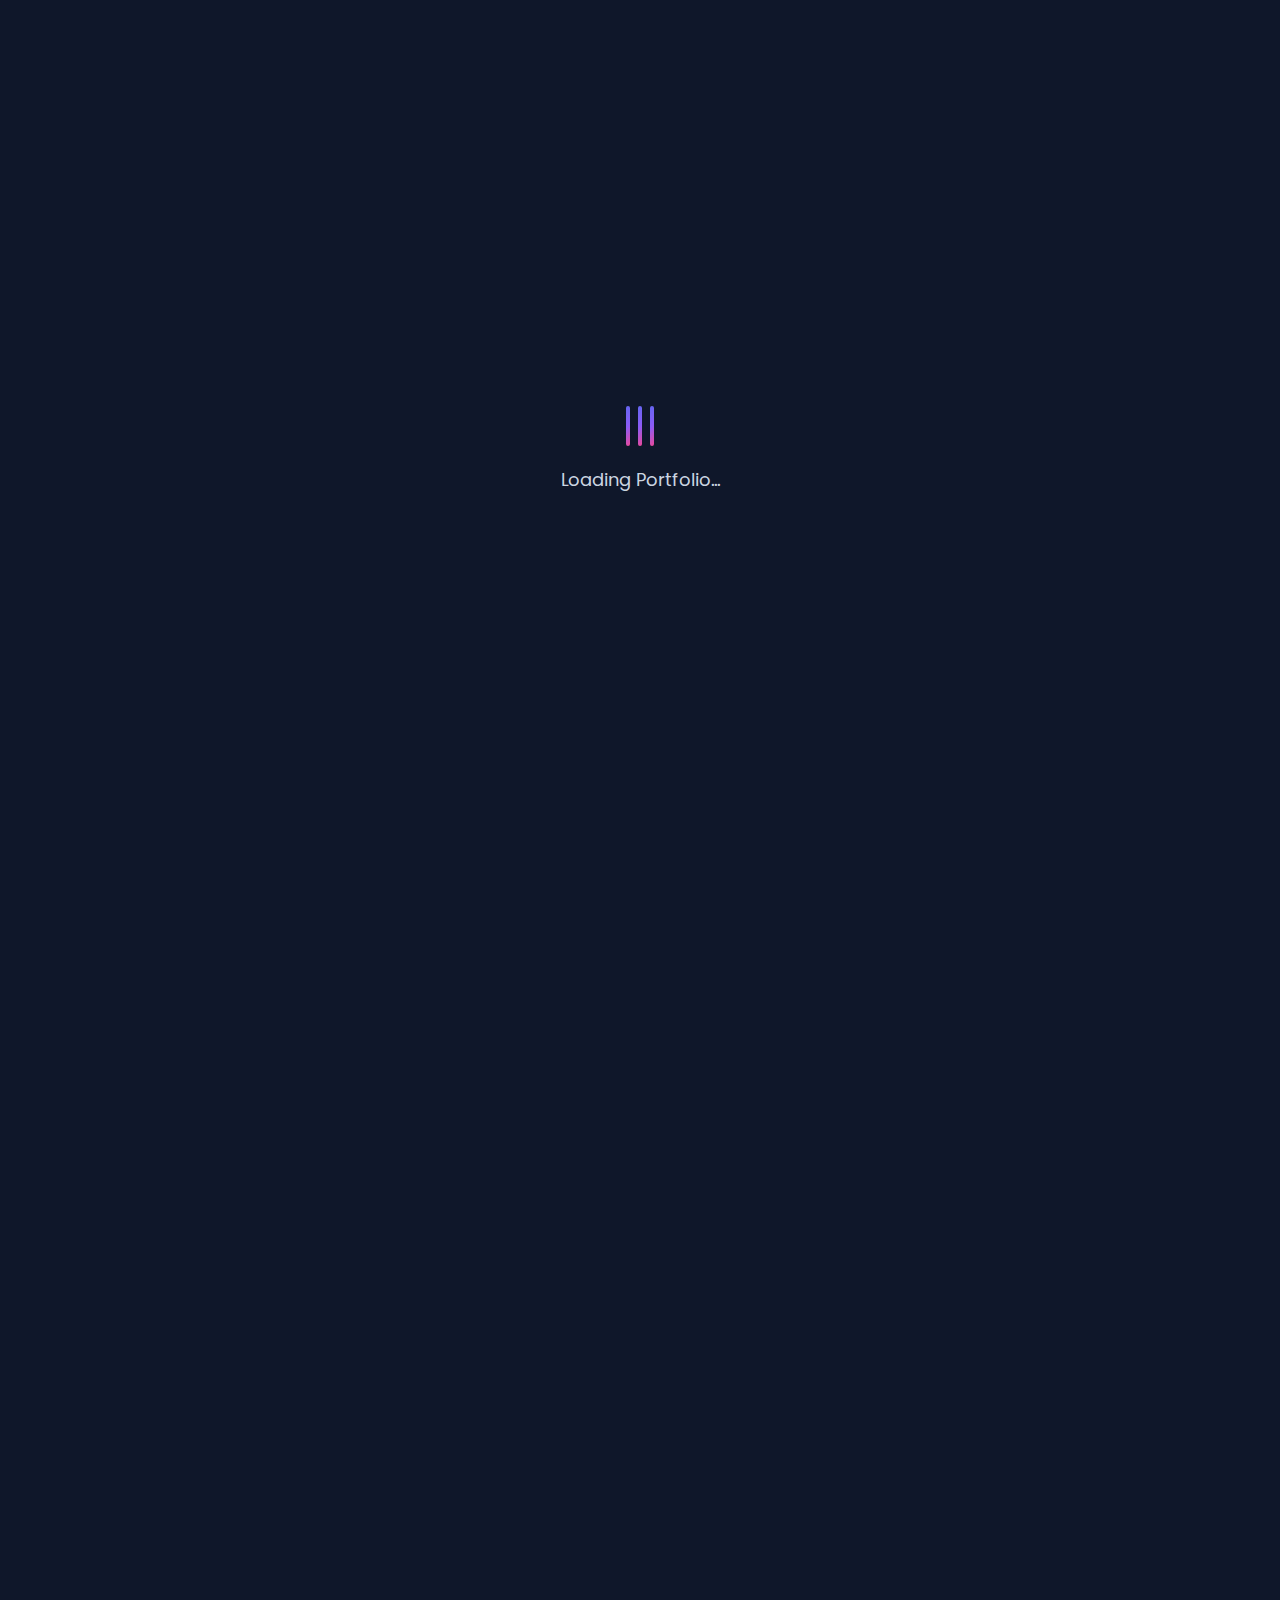
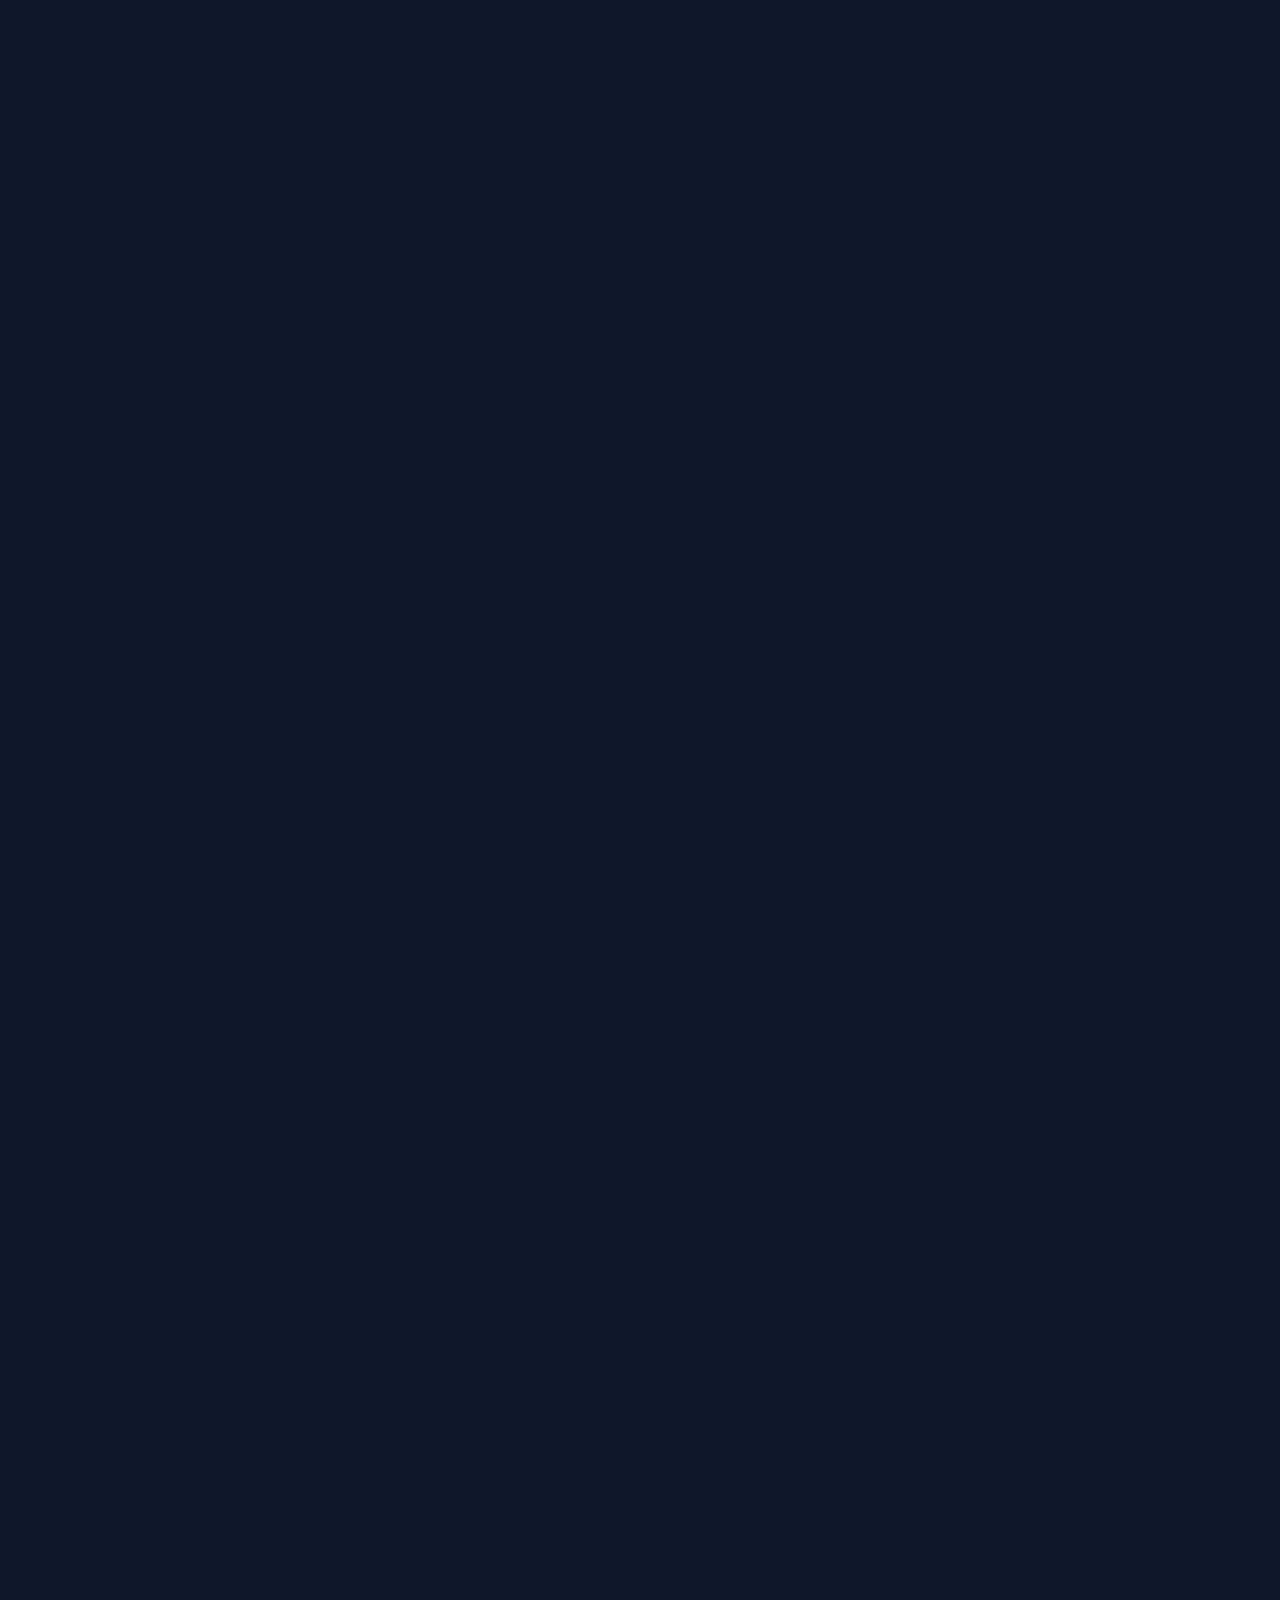
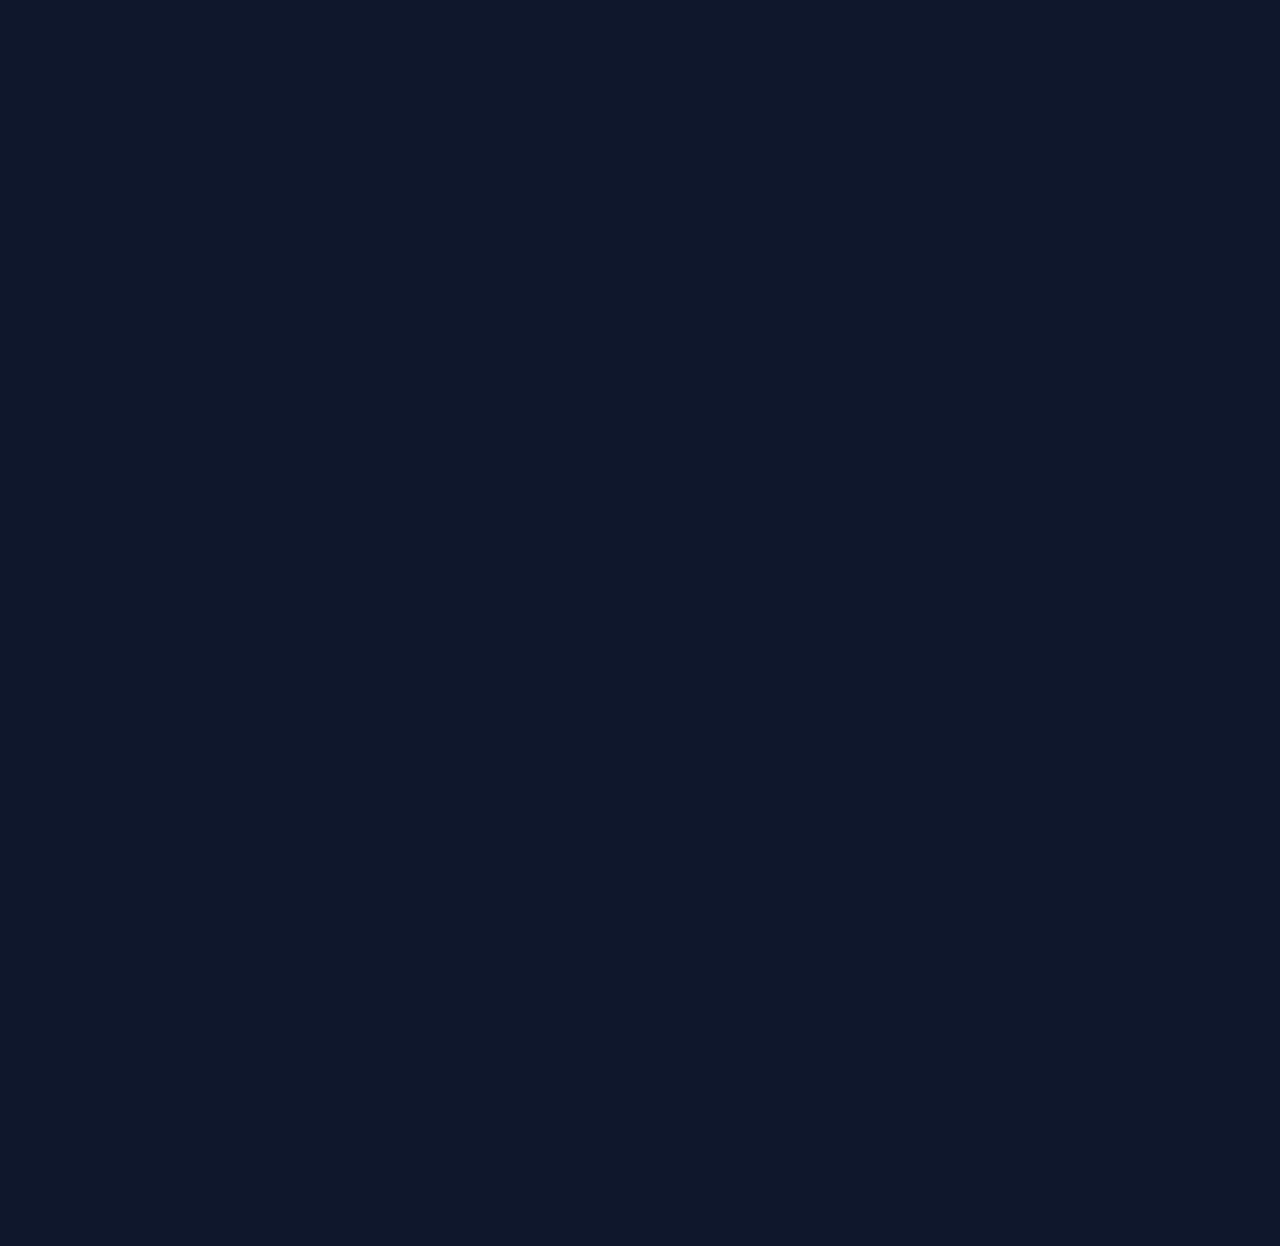
<file: index-backup.html>
<!DOCTYPE html>
<html lang="en">
<head>
  <meta charset="UTF-8" />
  <meta name="viewport" content="width=device-width, initial-scale=1.0" />
  <title>Paralax</title>
  <meta http-equiv="refresh" content="0; url=landing/index.html" />
  <style>
    body { font-family: system-ui, -apple-system, Segoe UI, Roboto, Arial, sans-serif; margin: 0; padding: 40px; }
    .wrap { max-width: 720px; margin: 0 auto; }
    a { display: inline-block; margin-right: 14px; }
  </style>
</head>
<body>
  <div class="wrap">
    <h1>Paralax</h1>
    <p>If you are not redirected automatically, use the links below.</p>
    <p>
      <a href="landing/index.html">Open Landing</a>
      <a href="admin/index.html">Open Admin</a>
    </p>
  </div>
</body>
</html>

<!DOCTYPE html>
<html lang="en">
<head>
    <meta charset="UTF-8">
    <meta name="viewport" content="width=device-width, initial-scale=1.0">
    
    <!-- Primary Meta Tags -->
    <title id="page-title">Dendi Sunandar, S.T. - Senior Programmer Portfolio | 8+ Years Experience</title>
    <meta name="title" content="Dendi Sunandar, S.T. - Senior Programmer Portfolio | 8+ Years Experience">
    <meta name="description" content="Portfolio of Dendi Sunandar, S.T. - Senior Programmer with 8+ years of experience in software development. Crafting elegant solutions through code since 2016. Expert in JavaScript, Python, React, Node.js, and more.">
    <meta name="keywords" content="Dendi, Dendi Sunandar, Dendi Sunandar S.T., Dendi Sunandar ST, Dendi Sunandar, S.T., Dendi Sunandar, ST, Senior Programmer, Software Developer, Portfolio, Web Development, Programming, JavaScript, CSharp, .NET, .NET Core, Sql Server, MySql, React, Node.js, Full Stack Developer, Software Engineer, Indonesia Developer">
    <meta name="author" content="Dendi Sunandar, S.T.">
    <meta name="robots" content="index, follow">
    <meta name="language" content="English">
    <meta name="revisit-after" content="7 days">
    <meta name="theme-color" content="#6366f1">
    <meta name="google-site-verification" content="yeE_if0-a8nGYlMS0pxKDwlE7VHtmZ5KQu8RgH2SUhA" />
        
    <!-- Open Graph / Facebook -->
    <meta property="og:type" content="website">
    <meta property="og:url" content="https://dendi-sunandar.github.io/">
    <meta property="og:title" content="Dendi Sunandar, S.T. - Senior Programmer Portfolio">
    <meta property="og:description" content="Senior Programmer with 8+ years of experience in software development. Crafting elegant solutions through code since 2016. Expert in JavaScript, Python, React, Node.js, and more.">
    <meta property="og:image" content="https://dendi-sunandar.github.io/og-image.jpg">
    <meta property="og:image:width" content="1200">
    <meta property="og:image:height" content="630">
    <meta property="og:image:alt" content="Dendi Sunandar - Senior Programmer Portfolio">
    <meta property="og:site_name" content="Dendi Sunandar Portfolio">
    <meta property="og:locale" content="en_US">
    
    <!-- Twitter -->
    <meta name="twitter:card" content="summary_large_image">
    <meta name="twitter:url" content="https://dendi-sunandar.github.io/">
    <meta name="twitter:title" content="Dendi Sunandar, S.T. - Senior Programmer Portfolio">
    <meta name="twitter:description" content="Senior Programmer with 8+ years of experience in software development. Crafting elegant solutions through code since 2016.">
    <meta name="twitter:image" content="https://dendi-sunandar.github.io/og-image.jpg">
    <meta name="twitter:image:alt" content="Dendi Sunandar - Senior Programmer Portfolio">
    <meta name="twitter:creator" content="@dendisunandar">
    
    <!-- Canonical URL -->
    <link rel="canonical" href="https://dendi-sunandar.github.io/">
    
    <!-- Favicon -->
    <link rel="icon" type="image/x-icon" href="favicon.ico">
    <link rel="apple-touch-icon" href="favicon.ico">
    
    <!-- Structured Data (JSON-LD) for Rich Snippets -->
    <script type="application/ld+json">
    {
      "@context": "https://schema.org",
      "@type": "Person",
      "name": "Dendi Sunandar, S.T.",
      "jobTitle": "Senior Programmer",
      "description": "Senior Programmer with 8+ years of experience in software development. Crafting elegant solutions through code since 2016.",
      "url": "https://dendi-sunandar.github.io/",
      "sameAs": [
        "https://www.linkedin.com/in/dendi-sunandar-9355b7145",
        "https://github.com/dendi-sunandar"
      ],
      "email": "dendisunandar@gmail.com",
      "telephone": "+62 813 2065 5381",
      "knowsAbout": [
        "JavaScript",
        "Python",
        "Java",
        "TypeScript",
        "React",
        "Node.js",
        "Vue.js",
        "Django",
        "Web Development",
        "Software Engineering",
        "Full Stack Development"
      ],
      "alumniOf": {
        "@type": "EducationalOrganization",
        "name": "University"
      },
      "worksFor": {
        "@type": "Organization",
        "name": "Software Development"
      }
    }
    </script>
    
    <script type="application/ld+json">
    {
      "@context": "https://schema.org",
      "@type": "WebSite",
      "name": "Dendi Sunandar Portfolio",
      "url": "https://dendi-sunandar.github.io/",
      "description": "Portfolio of Dendi Sunandar, S.T. - Senior Programmer with 8+ years of experience",
      "author": {
        "@type": "Person",
        "name": "Dendi Sunandar, S.T."
      },
      "potentialAction": {
        "@type": "SearchAction",
        "target": "https://dendi-sunandar.github.io/?q={search_term_string}",
        "query-input": "required name=search_term_string"
      }
    }
    </script>
    
    <script type="application/ld+json">
    {
      "@context": "https://schema.org",
      "@type": "ProfessionalService",
      "name": "Dendi Sunandar - Software Development Services",
      "description": "Senior Programmer offering software development services with 8+ years of experience",
      "url": "https://dendi-sunandar.github.io/",
      "provider": {
        "@type": "Person",
        "name": "Dendi Sunandar, S.T.",
        "jobTitle": "Senior Programmer",
        "email": "dendisunandar@gmail.com"
      },
      "areaServed": "Worldwide",
      "serviceType": "Software Development"
    }
    </script>
    <link rel="stylesheet" href="styles.css">
    <link rel="preconnect" href="https://fonts.googleapis.com">
    <link rel="preconnect" href="https://fonts.gstatic.com" crossorigin>
    <link href="https://fonts.googleapis.com/css2?family=Poppins:wght@300;400;500;600;700&display=swap"
        rel="stylesheet">
</head>

<body>
    <!-- Loading Screen -->
    <div id="loading-screen" class="loading-screen">
        <div class="loader">
            <div class="loader-inner">
                <div class="loader-line"></div>
                <div class="loader-line"></div>
                <div class="loader-line"></div>
            </div>
            <p class="loading-text">Loading Portfolio...</p>
        </div>
    </div>

    <!-- Main Content -->
    <div id="main-content" class="main-content hidden">
        <!-- Navigation -->
        <nav class="navbar">
            <div class="nav-container">
                <div class="logo">Portfolio</div>
                <ul class="nav-menu" id="nav-menu">
                    <!-- Navigation items will be populated by JavaScript -->
                </ul>
                <div class="nav-right">
                    <div class="theme-switcher" id="theme-switcher">
                        <button class="theme-toggle" id="theme-toggle" aria-label="Toggle theme">
                            <span class="theme-icon">🎨</span>
                        </button>
                        <div class="theme-menu" id="theme-menu">
                            <button class="theme-option" data-theme="light-blue">
                                <span class="theme-preview"
                                    style="background: linear-gradient(135deg, #3b82f6 0%, #60a5fa 50%, #2563eb 100%);"></span>
                                <span>Light Blue</span>
                            </button>
                            <button class="theme-option" data-theme="dark-blue">
                                <span class="theme-preview"
                                    style="background: linear-gradient(135deg, #1e40af 0%, #3b82f6 50%, #60a5fa 100%);"></span>
                                <span>Dark Blue</span>
                            </button>
                            <button class="theme-option" data-theme="colorful-light">
                                <span class="theme-preview"
                                    style="background: linear-gradient(135deg, #8b5cf6 0%, #ec4899 50%, #f59e0b 100%);"></span>
                                <span>Colorful Light</span>
                            </button>
                            <button class="theme-option active" data-theme="colorful-dark">
                                <span class="theme-preview"
                                    style="background: linear-gradient(135deg, #6366f1 0%, #8b5cf6 50%, #ec4899 100%);"></span>
                                <span>Colorful Dark</span>
                            </button>
                        </div>
                    </div>
                    <div class="hamburger">
                        <span></span>
                        <span></span>
                        <span></span>
                    </div>
                </div>
            </div>
        </nav>

        <!-- Hero Section -->
        <section id="home" class="hero">
            <div class="hero-content">
                <div class="hero-text">
                    <h1 class="fade-in-up" id="hero-greeting">Hello, I'm a</h1>
                    <h2 class="fade-in-up delay-1" id="hero-title">Senior Programmer</h2>
                    <p class="fade-in-up delay-2" id="hero-tagline">Crafting elegant solutions through code since 2016
                    </p>
                    <div class="hero-buttons fade-in-up delay-3">
                        <a href="#about" class="btn btn-primary">Learn More</a>
                        <a href="#contact" class="btn btn-secondary">Get In Touch</a>
                    </div>
                </div>
                <div class="hero-image fade-in delay-4">
                    <div class="code-animation">
                        <div class="code-line"></div>
                        <div class="code-line"></div>
                        <div class="code-line"></div>
                    </div>
                </div>
            </div>
            <div class="scroll-indicator">
                <div class="mouse"></div>
            </div>
        </section>

        <!-- About Section -->
        <section id="about" class="section about">
            <div class="container">
                <h2 class="section-title">About Me</h2>
                <div class="about-content">
                    <div class="about-text" id="about-text">
                        <!-- About paragraphs will be populated by JavaScript -->
                    </div>
                </div>
            </div>
        </section>

        <!-- Experience Section -->
        <section id="experience" class="section experience">
            <div class="container">
                <h2 class="section-title">Experience</h2>
                <div class="timeline" id="timeline">
                    <!-- Timeline items will be populated by JavaScript -->
                </div>
            </div>
        </section>

        <!-- Skills Section -->
        <section id="skills" class="section skills">
            <div class="container">
                <h2 class="section-title">Skills & Technologies</h2>
                <div class="skills-grid" id="skills-grid">
                    <!-- Skill cards will be populated by JavaScript -->
                </div>
            </div>
        </section>

        <!-- Contact Section -->
        <section id="contact" class="section contact">
            <div class="container">
                <h2 class="section-title">Get In Touch</h2>
                <div class="contact-content">
                    <div class="contact-info" id="contact-info">
                        <!-- Contact items will be populated by JavaScript -->
                    </div>
                    <form class="contact-form">
                        <div class="form-group">
                            <input type="text" placeholder="Your Name" required>
                        </div>
                        <div class="form-group">
                            <input type="email" placeholder="Your Email" required>
                        </div>
                        <div class="form-group">
                            <textarea placeholder="Your Message" rows="5" required></textarea>
                        </div>
                        <button type="submit" class="btn btn-primary">Send Message</button>
                    </form>
                </div>
            </div>
        </section>

        <!-- Footer -->
        <footer class="footer">
            <div class="container">
                <p id="footer-text">&copy; 2024 Senior Programmer. All rights reserved.</p>
            </div>
        </footer>
    </div>

    <script src="profile-data.js"></script>
    <script src="themes.js"></script>
    <script src="script.js"></script>
</body>

</html>
</file>
<file: styles.css>
* {
    margin: 0;
    padding: 0;
    box-sizing: border-box;
}

::root {
    --primary-color: #6366f1;
    --secondary-color: #8b5cf6;
    --accent-color: #ec4899;
    --dark-bg: #0f172a;
    --dark-surface: #1e293b;
    --text-primary: #f1f5f9;
    --text-secondary: #cbd5e1;
    --gradient: linear-gradient(135deg, #6366f1 0%, #8b5cf6 50%, #ec4899 100%);
    --card-bg: #1e293b;
    --border-color: #6366f1;
}

body {
    font-family: 'Poppins', sans-serif;
    background: var(--dark-bg);
    color: var(--text-primary);
    overflow-x: hidden;
    line-height: 1.6;
    transition: background-color 0.3s ease, color 0.3s ease;
}

/* Loading Screen */
.loading-screen {
    position: fixed;
    top: 0;
    left: 0;
    width: 100%;
    height: 100%;
    background: var(--dark-bg);
    display: flex;
    justify-content: center;
    align-items: center;
    z-index: 9999;
    transition: opacity 0.5s ease, visibility 0.5s ease, background-color 0.3s ease;
}

.loading-screen.hidden {
    opacity: 0;
    visibility: hidden;
}

.loader {
    text-align: center;
}

.loader-inner {
    display: flex;
    gap: 8px;
    justify-content: center;
    margin-bottom: 20px;
}

.loader-line {
    width: 4px;
    height: 40px;
    background: var(--gradient);
    border-radius: 2px;
    animation: loader-bounce 1.4s ease-in-out infinite;
}

.loader-line:nth-child(1) {
    animation-delay: 0s;
}

.loader-line:nth-child(2) {
    animation-delay: 0.2s;
}

.loader-line:nth-child(3) {
    animation-delay: 0.4s;
}

@keyframes loader-bounce {
    0%, 80%, 100% {
        transform: scaleY(0.5);
        opacity: 0.5;
    }
    40% {
        transform: scaleY(1);
        opacity: 1;
    }
}

.loading-text {
    color: var(--text-secondary);
    font-size: 18px;
    animation: pulse 2s ease-in-out infinite;
}

@keyframes pulse {
    0%, 100% {
        opacity: 0.6;
    }
    50% {
        opacity: 1;
    }
}

/* Main Content */
.main-content {
    opacity: 1;
    transition: opacity 0.5s ease;
}

.main-content.hidden {
    opacity: 0;
}

/* Navigation */
.navbar {
    position: fixed;
    top: 0;
    width: 100%;
    background: rgba(15, 23, 42, 0.8);
    backdrop-filter: blur(10px);
    z-index: 1000;
    padding: 1rem 0;
    transition: all 0.3s ease;
}

.navbar::before {
    content: '';
    position: absolute;
    top: 0;
    left: 0;
    right: 0;
    bottom: 0;
    background: var(--dark-bg);
    opacity: 0.8;
    z-index: -1;
    transition: background-color 0.3s ease;
}

.navbar.scrolled {
    box-shadow: 0 4px 20px rgba(0, 0, 0, 0.3);
}

.nav-container {
    max-width: 1200px;
    margin: 0 auto;
    padding: 0 2rem;
    display: flex;
    justify-content: space-between;
    align-items: center;
}

.nav-right {
    display: flex;
    align-items: center;
    gap: 1rem;
}

.logo {
    font-size: 1.5rem;
    font-weight: 700;
    background: var(--gradient);
    -webkit-background-clip: text;
    -webkit-text-fill-color: transparent;
    background-clip: text;
}

.nav-menu {
    display: flex;
    list-style: none;
    gap: 2rem;
}

.nav-link {
    color: var(--text-secondary);
    text-decoration: none;
    font-weight: 500;
    transition: color 0.3s ease;
    position: relative;
}

.nav-link::after {
    content: '';
    position: absolute;
    bottom: -5px;
    left: 0;
    width: 0;
    height: 2px;
    background: var(--gradient);
    transition: width 0.3s ease;
}

.nav-link:hover,
.nav-link.active {
    color: var(--text-primary);
}

.nav-link:hover::after,
.nav-link.active::after {
    width: 100%;
}

/* Theme Switcher */
.theme-switcher {
    position: relative;
}

.theme-toggle {
    background: var(--dark-surface);
    border: 2px solid var(--border-color);
    border-radius: 8px;
    padding: 8px 12px;
    cursor: pointer;
    display: flex;
    align-items: center;
    justify-content: center;
    transition: all 0.3s ease;
    color: var(--text-primary);
    font-size: 1.2rem;
}

.theme-toggle:hover {
    background: var(--primary-color);
    transform: scale(1.05);
    box-shadow: 0 4px 12px rgba(99, 102, 241, 0.4);
}

.theme-menu {
    position: absolute;
    top: calc(100% + 10px);
    right: 0;
    background: var(--dark-surface);
    border: 2px solid var(--border-color);
    border-radius: 12px;
    padding: 0.5rem;
    min-width: 200px;
    box-shadow: 0 10px 30px rgba(0, 0, 0, 0.3);
    opacity: 0;
    visibility: hidden;
    transform: translateY(-10px);
    transition: all 0.3s ease;
    z-index: 1000;
}

.theme-menu.active {
    opacity: 1;
    visibility: visible;
    transform: translateY(0);
}

.theme-option {
    width: 100%;
    display: flex;
    align-items: center;
    gap: 0.75rem;
    padding: 0.75rem;
    background: transparent;
    border: none;
    border-radius: 8px;
    cursor: pointer;
    color: var(--text-primary);
    font-family: inherit;
    font-size: 0.95rem;
    transition: all 0.3s ease;
    text-align: left;
}

.theme-option:hover {
    background: var(--card-bg);
    transform: translateX(5px);
}

.theme-option.active {
    background: var(--primary-color);
    color: white;
}

.theme-preview {
    width: 24px;
    height: 24px;
    border-radius: 6px;
    border: 2px solid rgba(255, 255, 255, 0.3);
    flex-shrink: 0;
}

.hamburger {
    display: none;
    flex-direction: column;
    cursor: pointer;
    gap: 4px;
}

.hamburger span {
    width: 25px;
    height: 3px;
    background: var(--text-primary);
    transition: all 0.3s ease;
    border-radius: 2px;
}

/* Hero Section */
.hero {
    min-height: 100vh;
    display: flex;
    align-items: center;
    justify-content: center;
    padding: 120px 2rem 2rem;
    position: relative;
    overflow: hidden;
    
    background-image: var(--hero-background);
    background-size: cover;
    background-position: center;
    background-repeat: no-repeat;
}

.hero::before {
    content: '';
    position: absolute;
    top: 0;
    left: 0;
    width: 100%;
    height: 100%;
    background: radial-gradient(circle at 20% 50%, rgba(99, 102, 241, 0.1) 0%, transparent 50%),
                radial-gradient(circle at 80% 80%, rgba(139, 92, 246, 0.1) 0%, transparent 50%);
    z-index: -1;
}

.hero-content {
    max-width: 1200px;
    width: 100%;
    display: grid;
    grid-template-columns: 1fr 1fr;
    gap: 4rem;
    align-items: center;
}

.hero-text h1 {
    font-size: 2rem;
    font-weight: 300;
    margin-bottom: 0.5rem;
}

.hero-text h2 {
    font-size: 3rem;
    font-weight: 700;
    background: var(--gradient);
    -webkit-background-clip: text;
    -webkit-text-fill-color: transparent;
    background-clip: text;
    margin-bottom: 1rem;
}

.hero-text p {
    font-size: 1.25rem;
    color: var(--text-secondary);
    margin-bottom: 2rem;
}

.hero-buttons {
    display: flex;
    gap: 1rem;
}

.btn {
    padding: 12px 30px;
    border-radius: 8px;
    text-decoration: none;
    font-weight: 500;
    transition: all 0.3s ease;
    display: inline-block;
    border: 2px solid transparent;
}

.btn-primary {
    background: var(--gradient);
    color: white;
    box-shadow: 0 4px 15px rgba(99, 102, 241, 0.4);
}

.btn-primary:hover {
    transform: translateY(-2px);
    box-shadow: 0 6px 20px rgba(99, 102, 241, 0.6);
}

.btn-secondary {
    background: transparent;
    color: var(--text-primary);
    border-color: var(--primary-color);
}

.btn-secondary:hover {
    background: var(--primary-color);
    transform: translateY(-2px);
}

.hero-image {
    display: flex;
    justify-content: center;
    align-items: center;
}

.code-animation {
    width: 100%;
    max-width: 400px;
}

.code-line {
    height: 20px;
    background: var(--card-bg);
    border-radius: 4px;
    margin-bottom: 10px;
    animation: code-glow 2s ease-in-out infinite;
    border: 1px solid var(--border-color);
}

.code-line:nth-child(1) {
    width: 80%;
    animation-delay: 0s;
}

.code-line:nth-child(2) {
    width: 60%;
    animation-delay: 0.5s;
}

.code-line:nth-child(3) {
    width: 90%;
    animation-delay: 1s;
}

@keyframes code-glow {
    0%, 100% {
        box-shadow: 0 0 5px var(--primary-color);
        opacity: 0.6;
    }
    50% {
        box-shadow: 0 0 20px var(--primary-color);
        opacity: 1;
    }
}

.scroll-indicator {
    position: absolute;
    bottom: 30px;
    left: 50%;
    transform: translateX(-50%);
    animation: bounce 2s infinite;
}

.mouse {
    width: 24px;
    height: 40px;
    border: 2px solid var(--text-secondary);
    border-radius: 12px;
    position: relative;
}

.mouse::before {
    content: '';
    position: absolute;
    top: 8px;
    left: 50%;
    transform: translateX(-50%);
    width: 4px;
    height: 8px;
    background: var(--text-secondary);
    border-radius: 2px;
    animation: scroll 2s infinite;
}

@keyframes bounce {
    0%, 100% {
        transform: translateX(-50%) translateY(0);
    }
    50% {
        transform: translateX(-50%) translateY(-10px);
    }
}

@keyframes scroll {
    0% {
        opacity: 1;
        transform: translateX(-50%) translateY(0);
    }
    100% {
        opacity: 0;
        transform: translateX(-50%) translateY(15px);
    }
}

/* Animations */
.fade-in-up {
    animation: fadeInUp 0.8s ease forwards;
    opacity: 0;
}

.delay-1 {
    animation-delay: 0.2s;
}

.delay-2 {
    animation-delay: 0.4s;
}

.delay-3 {
    animation-delay: 0.6s;
}

.delay-4 {
    animation-delay: 0.8s;
}

.fade-in {
    animation: fadeIn 1s ease forwards;
    opacity: 0;
}

@keyframes fadeInUp {
    from {
        opacity: 0;
        transform: translateY(30px);
    }
    to {
        opacity: 1;
        transform: translateY(0);
    }
}

@keyframes fadeIn {
    from {
        opacity: 0;
    }
    to {
        opacity: 1;
    }
}

/* Sections */
.section {
    padding: 100px 2rem;
    position: relative;
}

.container {
    max-width: 1200px;
    margin: 0 auto;
}

.section-title {
    font-size: 3rem;
    text-align: center;
    margin-bottom: 4rem;
    background: var(--gradient);
    -webkit-background-clip: text;
    -webkit-text-fill-color: transparent;
    background-clip: text;
    position: relative;
}

.section-title::after {
    content: '';
    position: absolute;
    bottom: -10px;
    left: 50%;
    transform: translateX(-50%);
    width: 80px;
    height: 4px;
    background: var(--gradient);
    border-radius: 2px;
}

/* About Section */
.about-content {
    max-width: 800px;
    margin: 0 auto;
}

.about-text p {
    font-size: 1.1rem;
    color: var(--text-secondary);
    margin-bottom: 1.5rem;
    line-height: 1.8;
}

.stats {
    display: grid;
    grid-template-columns: repeat(3, 1fr);
    gap: 2rem;
    margin-top: 3rem;
}

.stat-item {
    text-align: center;
    padding: 2rem;
    background: var(--card-bg);
    border-radius: 12px;
    transition: transform 0.3s ease, background-color 0.3s ease;
    border: 1px solid var(--border-color);
}

.stat-item:hover {
    transform: translateY(-5px);
}

.stat-number {
    font-size: 3rem;
    font-weight: 700;
    background: var(--gradient);
    -webkit-background-clip: text;
    -webkit-text-fill-color: transparent;
    background-clip: text;
    margin-bottom: 0.5rem;
}

.stat-label {
    color: var(--text-secondary);
    font-size: 0.9rem;
}

/* Experience Section */
.experience {
    background: var(--dark-surface);
    transition: background-color 0.3s ease;
}

.timeline {
    position: relative;
    max-width: 800px;
    margin: 0 auto;
    padding-left: 2rem;
}

.timeline::before {
    content: '';
    position: absolute;
    left: 0;
    top: 0;
    bottom: 0;
    width: 2px;
    background: var(--gradient);
}

.timeline-item {
    position: relative;
    margin-bottom: 3rem;
}

.timeline-dot {
    position: absolute;
    left: -2.5rem;
    top: 0;
    width: 16px;
    height: 16px;
    background: var(--gradient);
    border-radius: 50%;
    border: 4px solid var(--dark-surface);
    box-shadow: 0 0 0 4px var(--primary-color);
    opacity: 0.3;
}

.timeline-content {
    background: var(--card-bg);
    padding: 2rem;
    border-radius: 12px;
    box-shadow: 0 4px 20px rgba(0, 0, 0, 0.3);
    transition: transform 0.3s ease, background-color 0.3s ease;
    border: 1px solid var(--border-color);
}

.timeline-content:hover {
    transform: translateX(10px);
}

.timeline-date {
    color: var(--accent-color);
    font-weight: 600;
    margin-bottom: 0.5rem;
}

.timeline-content h3 {
    font-size: 1.5rem;
    margin-bottom: 1rem;
}

.timeline-content p {
    color: var(--text-secondary);
    margin-bottom: 1rem;
}

.experience-list {
    list-style: none;
    padding-left: 1.5rem;
}

.experience-list li {
    color: var(--text-secondary);
    margin-bottom: 0.5rem;
    position: relative;
}

.experience-list li::before {
    content: '▹';
    position: absolute;
    left: -1.5rem;
    color: var(--primary-color);
}

/* Skills Section */
.skills-grid {
    display: grid;
    grid-template-columns: repeat(auto-fit, minmax(250px, 1fr));
    gap: 2rem;
}

.skill-card {
    background: var(--card-bg);
    padding: 2rem;
    border-radius: 12px;
    text-align: center;
    transition: all 0.3s ease;
    border: 2px solid transparent;
}

.skill-card:hover {
    transform: translateY(-10px);
    border-color: var(--primary-color);
    box-shadow: 0 10px 30px rgba(99, 102, 241, 0.3);
}

.skill-icon {
    font-size: 3rem;
    margin-bottom: 1rem;
}

.skill-card h3 {
    margin-bottom: 1.5rem;
    color: var(--text-primary);
}

.skill-tags {
    display: flex;
    flex-wrap: wrap;
    gap: 0.5rem;
    justify-content: center;
}

.skill-tag {
    padding: 0.5rem 1rem;
    background: rgba(99, 102, 241, 0.2);
    border: 1px solid var(--primary-color);
    border-radius: 20px;
    font-size: 0.9rem;
    color: var(--text-primary);
    transition: all 0.3s ease;
}

.skill-tag:hover {
    background: var(--primary-color);
    transform: scale(1.05);
}

/* Contact Section */
.contact-content {
    display: grid;
    grid-template-columns: 1fr 1fr;
    gap: 4rem;
    max-width: 1000px;
    margin: 0 auto;
}

.contact-info {
    display: flex;
    flex-direction: column;
    gap: 2rem;
}

.contact-item {
    display: flex;
    gap: 1.5rem;
    align-items: flex-start;
    padding: 1.5rem;
    background: var(--card-bg);
    border-radius: 12px;
    transition: transform 0.3s ease, background-color 0.3s ease;
    border: 1px solid var(--border-color);
}

.contact-item:hover {
    transform: translateX(10px);
}

.contact-icon {
    font-size: 2rem;
}

.contact-item h3 {
    margin-bottom: 0.5rem;
    color: var(--text-primary);
}

.contact-item p {
    color: var(--text-secondary);
}

.contact-form {
    display: flex;
    flex-direction: column;
    gap: 1.5rem;
}

.form-group input,
.form-group textarea {
    width: 100%;
    padding: 1rem;
    background: var(--card-bg);
    border: 2px solid var(--border-color);
    border-radius: 8px;
    color: var(--text-primary);
    font-family: inherit;
    font-size: 1rem;
    transition: all 0.3s ease;
}

.form-group input:focus,
.form-group textarea:focus {
    outline: none;
    border-color: var(--primary-color);
    box-shadow: 0 0 0 3px rgba(99, 102, 241, 0.1);
}

.form-group input::placeholder,
.form-group textarea::placeholder {
    color: var(--text-secondary);
}

/* Footer */
.footer {
    background: var(--dark-surface);
    padding: 2rem;
    text-align: center;
    color: var(--text-secondary);
    transition: background-color 0.3s ease, color 0.3s ease;
}

/* Scroll Animations */
.reveal-text {
    opacity: 0;
    transform: translateY(30px);
    transition: all 0.8s ease;
}

.reveal-text.revealed {
    opacity: 1;
    transform: translateY(0);
}

.slide-in-left {
    opacity: 0;
    transform: translateX(-50px);
    transition: all 0.8s ease;
}

.slide-in-left.revealed {
    opacity: 1;
    transform: translateX(0);
}

.slide-in-right {
    opacity: 0;
    transform: translateX(50px);
    transition: all 0.8s ease;
}

.slide-in-right.revealed {
    opacity: 1;
    transform: translateX(0);
}

/* Responsive Design */
@media (max-width: 768px) {
    .nav-menu {
        position: fixed;
        left: -100%;
        top: 70px;
        flex-direction: column;
        background: var(--dark-surface);
        width: 100%;
        text-align: center;
        transition: 0.3s;
        padding: 2rem 0;
        box-shadow: 0 10px 27px rgba(0, 0, 0, 0.05);
    }

    .nav-menu.active {
        left: 0;
    }

    .hamburger {
        display: flex;
    }

    .theme-menu {
        right: 0;
        left: auto;
    }

    .hero-content {
        grid-template-columns: 1fr;
        text-align: center;
    }

    .hero-text h1 {
        font-size: 2rem;
    }

    .hero-text h2 {
        font-size: 2.5rem;
    }

    .stats {
        grid-template-columns: 1fr;
    }

    .contact-content {
        grid-template-columns: 1fr;
    }

    .section-title {
        font-size: 2rem;
    }
}
</file>
<file: admin/admin.css>
/* Admin UI (kept separate from site styles) */
:root {
  --primary-color: #6366f1;
  --secondary-color: #8b5cf6;
  --accent-color: #ec4899;
  --dark-bg: #0f172a;
  --dark-surface: #111c31;
  --text-primary: #f1f5f9;
  --text-secondary: #cbd5e1;
  --gradient: linear-gradient(135deg, #6366f1 0%, #8b5cf6 50%, #ec4899 100%);
  --card-bg: #1e293b;
  --border-color: rgba(99, 102, 241, 0.5);
}

* {
  box-sizing: border-box;
}

body {
  margin: 0;
  font-family: "Poppins", sans-serif;
  background: var(--dark-bg);
  color: var(--text-primary);
  line-height: 1.6;
}

code {
  font-family: ui-monospace, SFMono-Regular, Menlo, Monaco, Consolas, "Liberation Mono", "Courier New", monospace;
}

.topbar {
  position: sticky;
  top: 0;
  z-index: 50;
  background: rgba(15, 23, 42, 0.8);
  backdrop-filter: blur(10px);
  border-bottom: 1px solid rgba(255, 255, 255, 0.08);
}

.topbar-inner {
  max-width: 1200px;
  margin: 0 auto;
  padding: 14px 18px;
  display: flex;
  gap: 16px;
  align-items: center;
  justify-content: space-between;
}

.brand-title {
  font-weight: 700;
  font-size: 16px;
  background: var(--gradient);
  -webkit-background-clip: text;
  -webkit-text-fill-color: transparent;
  background-clip: text;
}

.brand-subtitle {
  font-size: 12px;
  color: var(--text-secondary);
}

.topbar-actions {
  display: flex;
  align-items: center;
  gap: 10px;
}

.container {
  max-width: 1200px;
  margin: 0 auto;
  padding: 24px 18px 60px;
}

.card {
  background: var(--card-bg);
  border: 1px solid rgba(255, 255, 255, 0.08);
  border-radius: 14px;
  box-shadow: 0 20px 50px rgba(0,0,0,0.35);
  overflow: hidden;
}

.card-header {
  padding: 18px 18px 8px;
  border-bottom: 1px solid rgba(255, 255, 255, 0.08);
}

.card-header h1 {
  margin: 0 0 6px;
  font-size: 22px;
}

.card-header p {
  margin: 0 0 10px;
  color: var(--text-secondary);
}

.toolbar {
  padding: 12px 18px;
  display: flex;
  gap: 10px;
  flex-wrap: wrap;
  align-items: center;
  border-bottom: 1px solid rgba(255, 255, 255, 0.08);
}

.spacer {
  flex: 1;
}

.btn {
  appearance: none;
  border: 1px solid rgba(255, 255, 255, 0.14);
  background: rgba(255, 255, 255, 0.06);
  color: var(--text-primary);
  padding: 10px 12px;
  border-radius: 10px;
  cursor: pointer;
  font-weight: 600;
  transition: transform 0.15s ease, background-color 0.15s ease, border-color 0.15s ease;
  text-decoration: none;
  display: inline-flex;
  align-items: center;
  justify-content: center;
}

.btn:hover {
  transform: translateY(-1px);
  background: rgba(255, 255, 255, 0.09);
  border-color: rgba(255, 255, 255, 0.22);
}

.btn:active {
  transform: translateY(0);
}

.btn-primary {
  background: var(--gradient);
  border-color: transparent;
}

.btn-primary:hover {
  border-color: transparent;
}

.btn-danger {
  background: rgba(239, 68, 68, 0.15);
  border-color: rgba(239, 68, 68, 0.5);
}

.btn-danger:hover {
  background: rgba(239, 68, 68, 0.22);
}

.btn-ghost {
  background: transparent;
}

.editor-grid {
  display: grid;
  grid-template-columns: 1.3fr 0.7fr;
  gap: 14px;
  padding: 14px;
}

.panel {
  background: rgba(255, 255, 255, 0.04);
  border: 1px solid rgba(255, 255, 255, 0.08);
  border-radius: 14px;
  padding: 12px;
  min-width: 0;
}

.panel-title {
  font-weight: 700;
  font-size: 13px;
  color: var(--text-secondary);
  margin-bottom: 8px;
}

.panel-title.mt {
  margin-top: 14px;
}

.editor {
  width: 100%;
  min-height: 520px;
  resize: vertical;
  padding: 12px;
  border-radius: 12px;
  border: 1px solid rgba(255, 255, 255, 0.14);
  background: rgba(0,0,0,0.25);
  color: var(--text-primary);
  font-family: ui-monospace, SFMono-Regular, Menlo, Monaco, Consolas, "Liberation Mono", "Courier New", monospace;
  font-size: 12px;
  line-height: 1.5;
  outline: none;
}

.hint {
  margin-top: 10px;
  font-size: 12px;
  color: var(--text-secondary);
}

.status {
  padding: 12px;
  border-radius: 12px;
  border: 1px solid rgba(255, 255, 255, 0.14);
  background: rgba(0,0,0,0.2);
  min-height: 54px;
  white-space: pre-wrap;
}

.status.ok {
  border-color: rgba(34, 197, 94, 0.45);
}

.status.warn {
  border-color: rgba(245, 158, 11, 0.55);
}

.status.err {
  border-color: rgba(239, 68, 68, 0.6);
}

.list {
  margin: 0;
  padding-left: 16px;
  color: var(--text-secondary);
  font-size: 13px;
}

.theme-switcher {
  position: relative;
}

.theme-menu {
  position: absolute;
  right: 0;
  top: calc(100% + 10px);
  background: var(--card-bg);
  border: 1px solid rgba(255,255,255,0.14);
  border-radius: 12px;
  padding: 8px;
  min-width: 220px;
  box-shadow: 0 18px 40px rgba(0,0,0,0.35);
  opacity: 0;
  visibility: hidden;
  transform: translateY(-6px);
  transition: all 0.18s ease;
}

.theme-menu.active {
  opacity: 1;
  visibility: visible;
  transform: translateY(0);
}

.theme-option {
  width: 100%;
  display: flex;
  align-items: center;
  gap: 10px;
  padding: 10px;
  background: transparent;
  border: none;
  color: var(--text-primary);
  border-radius: 10px;
  cursor: pointer;
  font-family: inherit;
  font-weight: 600;
  text-align: left;
}

.theme-option:hover {
  background: rgba(255,255,255,0.06);
}

.theme-preview {
  width: 20px;
  height: 20px;
  border-radius: 6px;
  border: 1px solid rgba(255,255,255,0.22);
}

@media (max-width: 980px) {
  .editor-grid {
    grid-template-columns: 1fr;
  }
  .editor {
    min-height: 460px;
  }
}
</file>
<file: dendiismyname/admin.css>
/* Admin UI (kept separate from site styles) */
:root {
  --primary-color: #6366f1;
  --secondary-color: #8b5cf6;
  --accent-color: #ec4899;
  --dark-bg: #0f172a;
  --dark-surface: #111c31;
  --text-primary: #f1f5f9;
  --text-secondary: #cbd5e1;
  --gradient: linear-gradient(135deg, #6366f1 0%, #8b5cf6 50%, #ec4899 100%);
  --card-bg: #1e293b;
  --border-color: rgba(99, 102, 241, 0.5);
}

* {
  box-sizing: border-box;
}

body {
  margin: 0;
  font-family: "Poppins", sans-serif;
  background: var(--dark-bg);
  color: var(--text-primary);
  line-height: 1.6;
}

code {
  font-family: ui-monospace, SFMono-Regular, Menlo, Monaco, Consolas, "Liberation Mono", "Courier New", monospace;
}

.topbar {
  position: sticky;
  top: 0;
  z-index: 50;
  background: rgba(15, 23, 42, 0.8);
  backdrop-filter: blur(10px);
  border-bottom: 1px solid rgba(255, 255, 255, 0.08);
}

.topbar-inner {
  max-width: 1200px;
  margin: 0 auto;
  padding: 14px 18px;
  display: flex;
  gap: 16px;
  align-items: center;
  justify-content: space-between;
}

.brand-title {
  font-weight: 700;
  font-size: 16px;
  background: var(--gradient);
  -webkit-background-clip: text;
  -webkit-text-fill-color: transparent;
  background-clip: text;
}

.brand-subtitle {
  font-size: 12px;
  color: var(--text-secondary);
}

.topbar-actions {
  display: flex;
  align-items: center;
  gap: 10px;
}

.container {
  max-width: 1200px;
  margin: 0 auto;
  padding: 24px 18px 60px;
}

.card {
  background: var(--card-bg);
  border: 1px solid rgba(255, 255, 255, 0.08);
  border-radius: 14px;
  box-shadow: 0 20px 50px rgba(0,0,0,0.35);
  overflow: hidden;
}

.card-header {
  padding: 18px 18px 8px;
  border-bottom: 1px solid rgba(255, 255, 255, 0.08);
}

.card-header h1 {
  margin: 0 0 6px;
  font-size: 22px;
}

.card-header p {
  margin: 0 0 10px;
  color: var(--text-secondary);
}

.toolbar {
  padding: 12px 18px;
  display: flex;
  gap: 10px;
  flex-wrap: wrap;
  align-items: center;
  border-bottom: 1px solid rgba(255, 255, 255, 0.08);
}

.spacer {
  flex: 1;
}

.btn {
  appearance: none;
  border: 1px solid rgba(255, 255, 255, 0.14);
  background: rgba(255, 255, 255, 0.06);
  color: var(--text-primary);
  padding: 10px 12px;
  border-radius: 10px;
  cursor: pointer;
  font-weight: 600;
  transition: transform 0.15s ease, background-color 0.15s ease, border-color 0.15s ease;
  text-decoration: none;
  display: inline-flex;
  align-items: center;
  justify-content: center;
}

.btn:hover {
  transform: translateY(-1px);
  background: rgba(255, 255, 255, 0.09);
  border-color: rgba(255, 255, 255, 0.22);
}

.btn:active {
  transform: translateY(0);
}

.btn-primary {
  background: var(--gradient);
  border-color: transparent;
}

.btn-primary:hover {
  border-color: transparent;
}

.btn-danger {
  background: rgba(239, 68, 68, 0.15);
  border-color: rgba(239, 68, 68, 0.5);
}

.btn-danger:hover {
  background: rgba(239, 68, 68, 0.22);
}

.btn-ghost {
  background: transparent;
}

.editor-grid {
  display: grid;
  grid-template-columns: 1.3fr 0.7fr;
  gap: 14px;
  padding: 14px;
}

.panel {
  background: rgba(255, 255, 255, 0.04);
  border: 1px solid rgba(255, 255, 255, 0.08);
  border-radius: 14px;
  padding: 12px;
  min-width: 0;
}

.panel-title {
  font-weight: 700;
  font-size: 13px;
  color: var(--text-secondary);
  margin-bottom: 8px;
}

.panel-title.mt {
  margin-top: 14px;
}

.editor {
  width: 100%;
  min-height: 520px;
  resize: vertical;
  padding: 12px;
  border-radius: 12px;
  border: 1px solid rgba(255, 255, 255, 0.14);
  background: rgba(0,0,0,0.25);
  color: var(--text-primary);
  font-family: ui-monospace, SFMono-Regular, Menlo, Monaco, Consolas, "Liberation Mono", "Courier New", monospace;
  font-size: 12px;
  line-height: 1.5;
  outline: none;
}

.hint {
  margin-top: 10px;
  font-size: 12px;
  color: var(--text-secondary);
}

.status {
  padding: 12px;
  border-radius: 12px;
  border: 1px solid rgba(255, 255, 255, 0.14);
  background: rgba(0,0,0,0.2);
  min-height: 54px;
  white-space: pre-wrap;
}

.status.ok {
  border-color: rgba(34, 197, 94, 0.45);
}

.status.warn {
  border-color: rgba(245, 158, 11, 0.55);
}

.status.err {
  border-color: rgba(239, 68, 68, 0.6);
}

.list {
  margin: 0;
  padding-left: 16px;
  color: var(--text-secondary);
  font-size: 13px;
}

.theme-switcher {
  position: relative;
}

.theme-menu {
  position: absolute;
  right: 0;
  top: calc(100% + 10px);
  background: var(--card-bg);
  border: 1px solid rgba(255,255,255,0.14);
  border-radius: 12px;
  padding: 8px;
  min-width: 220px;
  box-shadow: 0 18px 40px rgba(0,0,0,0.35);
  opacity: 0;
  visibility: hidden;
  transform: translateY(-6px);
  transition: all 0.18s ease;
}

.theme-menu.active {
  opacity: 1;
  visibility: visible;
  transform: translateY(0);
}

.theme-option {
  width: 100%;
  display: flex;
  align-items: center;
  gap: 10px;
  padding: 10px;
  background: transparent;
  border: none;
  color: var(--text-primary);
  border-radius: 10px;
  cursor: pointer;
  font-family: inherit;
  font-weight: 600;
  text-align: left;
}

.theme-option:hover {
  background: rgba(255,255,255,0.06);
}

.theme-preview {
  width: 20px;
  height: 20px;
  border-radius: 6px;
  border: 1px solid rgba(255,255,255,0.22);
}

@media (max-width: 980px) {
  .editor-grid {
    grid-template-columns: 1fr;
  }
  .editor {
    min-height: 460px;
  }
}
</file>
<file: landing/styles.css>
* {
    margin: 0;
    padding: 0;
    box-sizing: border-box;
}

::root {
    --primary-color: #6366f1;
    --secondary-color: #8b5cf6;
    --accent-color: #ec4899;
    --dark-bg: #0f172a;
    --dark-surface: #1e293b;
    --text-primary: #f1f5f9;
    --text-secondary: #cbd5e1;
    --gradient: linear-gradient(135deg, #6366f1 0%, #8b5cf6 50%, #ec4899 100%);
    --card-bg: #1e293b;
    --border-color: #6366f1;
}

body {
    font-family: 'Poppins', sans-serif;
    background: var(--dark-bg);
    color: var(--text-primary);
    overflow-x: hidden;
    line-height: 1.6;
    transition: background-color 0.3s ease, color 0.3s ease;
}

/* Loading Screen */
.loading-screen {
    position: fixed;
    top: 0;
    left: 0;
    width: 100%;
    height: 100%;
    background: var(--dark-bg);
    display: flex;
    justify-content: center;
    align-items: center;
    z-index: 9999;
    transition: opacity 0.5s ease, visibility 0.5s ease, background-color 0.3s ease;
}

.loading-screen.hidden {
    opacity: 0;
    visibility: hidden;
}

.loader {
    text-align: center;
}

.loader-inner {
    display: flex;
    gap: 8px;
    justify-content: center;
    margin-bottom: 20px;
}

.loader-line {
    width: 4px;
    height: 40px;
    background: var(--gradient);
    border-radius: 2px;
    animation: loader-bounce 1.4s ease-in-out infinite;
}

.loader-line:nth-child(1) {
    animation-delay: 0s;
}

.loader-line:nth-child(2) {
    animation-delay: 0.2s;
}

.loader-line:nth-child(3) {
    animation-delay: 0.4s;
}

@keyframes loader-bounce {
    0%, 80%, 100% {
        transform: scaleY(0.5);
        opacity: 0.5;
    }
    40% {
        transform: scaleY(1);
        opacity: 1;
    }
}

.loading-text {
    color: var(--text-secondary);
    font-size: 18px;
    animation: pulse 2s ease-in-out infinite;
}

@keyframes pulse {
    0%, 100% {
        opacity: 0.6;
    }
    50% {
        opacity: 1;
    }
}

/* Main Content */
.main-content {
    opacity: 1;
    transition: opacity 0.5s ease;
}

.main-content.hidden {
    opacity: 0;
}

/* Navigation */
.navbar {
    position: fixed;
    top: 0;
    width: 100%;
    background: rgba(15, 23, 42, 0.8);
    backdrop-filter: blur(10px);
    z-index: 1000;
    padding: 1rem 0;
    transition: all 0.3s ease;
}

.navbar::before {
    content: '';
    position: absolute;
    top: 0;
    left: 0;
    right: 0;
    bottom: 0;
    background: var(--dark-bg);
    opacity: 0.8;
    z-index: -1;
    transition: background-color 0.3s ease;
}

.navbar.scrolled {
    box-shadow: 0 4px 20px rgba(0, 0, 0, 0.3);
}

.nav-container {
    max-width: 1200px;
    margin: 0 auto;
    padding: 0 2rem;
    display: flex;
    justify-content: space-between;
    align-items: center;
}

.nav-right {
    display: flex;
    align-items: center;
    gap: 1rem;
}

.logo {
    font-size: 1.5rem;
    font-weight: 700;
    background: var(--gradient);
    -webkit-background-clip: text;
    -webkit-text-fill-color: transparent;
    background-clip: text;
}

.nav-menu {
    display: flex;
    list-style: none;
    gap: 2rem;
}

.nav-link {
    color: var(--text-secondary);
    text-decoration: none;
    font-weight: 500;
    transition: color 0.3s ease;
    position: relative;
}

.nav-link::after {
    content: '';
    position: absolute;
    bottom: -5px;
    left: 0;
    width: 0;
    height: 2px;
    background: var(--gradient);
    transition: width 0.3s ease;
}

.nav-link:hover,
.nav-link.active {
    color: var(--text-primary);
}

.nav-link:hover::after,
.nav-link.active::after {
    width: 100%;
}

/* Theme Switcher */
.theme-switcher {
    position: relative;
}

.theme-toggle {
    background: var(--dark-surface);
    border: 2px solid var(--border-color);
    border-radius: 8px;
    padding: 8px 12px;
    cursor: pointer;
    display: flex;
    align-items: center;
    justify-content: center;
    transition: all 0.3s ease;
    color: var(--text-primary);
    font-size: 1.2rem;
}

.theme-toggle:hover {
    background: var(--primary-color);
    transform: scale(1.05);
    box-shadow: 0 4px 12px rgba(99, 102, 241, 0.4);
}

.theme-menu {
    position: absolute;
    top: calc(100% + 10px);
    right: 0;
    background: var(--dark-surface);
    border: 2px solid var(--border-color);
    border-radius: 12px;
    padding: 0.5rem;
    min-width: 200px;
    box-shadow: 0 10px 30px rgba(0, 0, 0, 0.3);
    opacity: 0;
    visibility: hidden;
    transform: translateY(-10px);
    transition: all 0.3s ease;
    z-index: 1000;
}

.theme-menu.active {
    opacity: 1;
    visibility: visible;
    transform: translateY(0);
}

.theme-option {
    width: 100%;
    display: flex;
    align-items: center;
    gap: 0.75rem;
    padding: 0.75rem;
    background: transparent;
    border: none;
    border-radius: 8px;
    cursor: pointer;
    color: var(--text-primary);
    font-family: inherit;
    font-size: 0.95rem;
    transition: all 0.3s ease;
    text-align: left;
}

.theme-option:hover {
    background: var(--card-bg);
    transform: translateX(5px);
}

.theme-option.active {
    background: var(--primary-color);
    color: white;
}

.theme-preview {
    width: 24px;
    height: 24px;
    border-radius: 6px;
    border: 2px solid rgba(255, 255, 255, 0.3);
    flex-shrink: 0;
}

.hamburger {
    display: none;
    flex-direction: column;
    cursor: pointer;
    gap: 4px;
}

.hamburger span {
    width: 25px;
    height: 3px;
    background: var(--text-primary);
    transition: all 0.3s ease;
    border-radius: 2px;
}

/* Hero Section */
.hero {
    min-height: 100vh;
    display: flex;
    align-items: center;
    justify-content: center;
    padding: 120px 2rem 2rem;
    position: relative;
    overflow: hidden;
}

.hero::before {
    content: '';
    position: absolute;
    top: 0;
    left: 0;
    width: 100%;
    height: 100%;
    background: radial-gradient(circle at 20% 50%, rgba(99, 102, 241, 0.1) 0%, transparent 50%),
                radial-gradient(circle at 80% 80%, rgba(139, 92, 246, 0.1) 0%, transparent 50%);
    z-index: -1;
}

.hero-content {
    max-width: 1200px;
    width: 100%;
    display: grid;
    grid-template-columns: 1fr 1fr;
    gap: 4rem;
    align-items: center;
}

.hero-text h1 {
    font-size: 3rem;
    font-weight: 300;
    margin-bottom: 0.5rem;
}

.hero-text h2 {
    font-size: 4rem;
    font-weight: 700;
    background: var(--gradient);
    -webkit-background-clip: text;
    -webkit-text-fill-color: transparent;
    background-clip: text;
    margin-bottom: 1rem;
}

.hero-text p {
    font-size: 1.25rem;
    color: var(--text-secondary);
    margin-bottom: 2rem;
}

.hero-buttons {
    display: flex;
    gap: 1rem;
}

.btn {
    padding: 12px 30px;
    border-radius: 8px;
    text-decoration: none;
    font-weight: 500;
    transition: all 0.3s ease;
    display: inline-block;
    border: 2px solid transparent;
}

.btn-primary {
    background: var(--gradient);
    color: white;
    box-shadow: 0 4px 15px rgba(99, 102, 241, 0.4);
}

.btn-primary:hover {
    transform: translateY(-2px);
    box-shadow: 0 6px 20px rgba(99, 102, 241, 0.6);
}

.btn-secondary {
    background: transparent;
    color: var(--text-primary);
    border-color: var(--primary-color);
}

.btn-secondary:hover {
    background: var(--primary-color);
    transform: translateY(-2px);
}

.hero-image {
    display: flex;
    justify-content: center;
    align-items: center;
}

.code-animation {
    width: 100%;
    max-width: 400px;
}

.code-line {
    height: 20px;
    background: var(--card-bg);
    border-radius: 4px;
    margin-bottom: 10px;
    animation: code-glow 2s ease-in-out infinite;
    border: 1px solid var(--border-color);
}

.code-line:nth-child(1) {
    width: 80%;
    animation-delay: 0s;
}

.code-line:nth-child(2) {
    width: 60%;
    animation-delay: 0.5s;
}

.code-line:nth-child(3) {
    width: 90%;
    animation-delay: 1s;
}

@keyframes code-glow {
    0%, 100% {
        box-shadow: 0 0 5px var(--primary-color);
        opacity: 0.6;
    }
    50% {
        box-shadow: 0 0 20px var(--primary-color);
        opacity: 1;
    }
}

.scroll-indicator {
    position: absolute;
    bottom: 30px;
    left: 50%;
    transform: translateX(-50%);
    animation: bounce 2s infinite;
}

.mouse {
    width: 24px;
    height: 40px;
    border: 2px solid var(--text-secondary);
    border-radius: 12px;
    position: relative;
}

.mouse::before {
    content: '';
    position: absolute;
    top: 8px;
    left: 50%;
    transform: translateX(-50%);
    width: 4px;
    height: 8px;
    background: var(--text-secondary);
    border-radius: 2px;
    animation: scroll 2s infinite;
}

@keyframes bounce {
    0%, 100% {
        transform: translateX(-50%) translateY(0);
    }
    50% {
        transform: translateX(-50%) translateY(-10px);
    }
}

@keyframes scroll {
    0% {
        opacity: 1;
        transform: translateX(-50%) translateY(0);
    }
    100% {
        opacity: 0;
        transform: translateX(-50%) translateY(15px);
    }
}

/* Animations */
.fade-in-up {
    animation: fadeInUp 0.8s ease forwards;
    opacity: 0;
}

.delay-1 {
    animation-delay: 0.2s;
}

.delay-2 {
    animation-delay: 0.4s;
}

.delay-3 {
    animation-delay: 0.6s;
}

.delay-4 {
    animation-delay: 0.8s;
}

.fade-in {
    animation: fadeIn 1s ease forwards;
    opacity: 0;
}

@keyframes fadeInUp {
    from {
        opacity: 0;
        transform: translateY(30px);
    }
    to {
        opacity: 1;
        transform: translateY(0);
    }
}

@keyframes fadeIn {
    from {
        opacity: 0;
    }
    to {
        opacity: 1;
    }
}

/* Sections */
.section {
    padding: 100px 2rem;
    position: relative;
}

.container {
    max-width: 1200px;
    margin: 0 auto;
}

.section-title {
    font-size: 3rem;
    text-align: center;
    margin-bottom: 4rem;
    background: var(--gradient);
    -webkit-background-clip: text;
    -webkit-text-fill-color: transparent;
    background-clip: text;
    position: relative;
}

.section-title::after {
    content: '';
    position: absolute;
    bottom: -10px;
    left: 50%;
    transform: translateX(-50%);
    width: 80px;
    height: 4px;
    background: var(--gradient);
    border-radius: 2px;
}

/* About Section */
.about-content {
    max-width: 800px;
    margin: 0 auto;
}

.about-text p {
    font-size: 1.1rem;
    color: var(--text-secondary);
    margin-bottom: 1.5rem;
    line-height: 1.8;
}

.stats {
    display: grid;
    grid-template-columns: repeat(3, 1fr);
    gap: 2rem;
    margin-top: 3rem;
}

.stat-item {
    text-align: center;
    padding: 2rem;
    background: var(--card-bg);
    border-radius: 12px;
    transition: transform 0.3s ease, background-color 0.3s ease;
    border: 1px solid var(--border-color);
}

.stat-item:hover {
    transform: translateY(-5px);
}

.stat-number {
    font-size: 3rem;
    font-weight: 700;
    background: var(--gradient);
    -webkit-background-clip: text;
    -webkit-text-fill-color: transparent;
    background-clip: text;
    margin-bottom: 0.5rem;
}

.stat-label {
    color: var(--text-secondary);
    font-size: 0.9rem;
}

/* Experience Section */
.experience {
    background: var(--dark-surface);
    transition: background-color 0.3s ease;
}

.timeline {
    position: relative;
    max-width: 800px;
    margin: 0 auto;
    padding-left: 2rem;
}

.timeline::before {
    content: '';
    position: absolute;
    left: 0;
    top: 0;
    bottom: 0;
    width: 2px;
    background: var(--gradient);
}

.timeline-item {
    position: relative;
    margin-bottom: 3rem;
}

.timeline-dot {
    position: absolute;
    left: -2.5rem;
    top: 0;
    width: 16px;
    height: 16px;
    background: var(--gradient);
    border-radius: 50%;
    border: 4px solid var(--dark-surface);
    box-shadow: 0 0 0 4px var(--primary-color);
    opacity: 0.3;
}

.timeline-content {
    background: var(--card-bg);
    padding: 2rem;
    border-radius: 12px;
    box-shadow: 0 4px 20px rgba(0, 0, 0, 0.3);
    transition: transform 0.3s ease, background-color 0.3s ease;
    border: 1px solid var(--border-color);
}

.timeline-content:hover {
    transform: translateX(10px);
}

.timeline-date {
    color: var(--accent-color);
    font-weight: 600;
    margin-bottom: 0.5rem;
}

.timeline-content h3 {
    font-size: 1.5rem;
    margin-bottom: 1rem;
}

.timeline-content p {
    color: var(--text-secondary);
    margin-bottom: 1rem;
}

.experience-list {
    list-style: none;
    padding-left: 1.5rem;
}

.experience-list li {
    color: var(--text-secondary);
    margin-bottom: 0.5rem;
    position: relative;
}

.experience-list li::before {
    content: '▹';
    position: absolute;
    left: -1.5rem;
    color: var(--primary-color);
}

/* Skills Section */
.skills-grid {
    display: grid;
    grid-template-columns: repeat(auto-fit, minmax(250px, 1fr));
    gap: 2rem;
}

.skill-card {
    background: var(--card-bg);
    padding: 2rem;
    border-radius: 12px;
    text-align: center;
    transition: all 0.3s ease;
    border: 2px solid transparent;
}

.skill-card:hover {
    transform: translateY(-10px);
    border-color: var(--primary-color);
    box-shadow: 0 10px 30px rgba(99, 102, 241, 0.3);
}

.skill-icon {
    font-size: 3rem;
    margin-bottom: 1rem;
}

.skill-card h3 {
    margin-bottom: 1.5rem;
    color: var(--text-primary);
}

.skill-tags {
    display: flex;
    flex-wrap: wrap;
    gap: 0.5rem;
    justify-content: center;
}

.skill-tag {
    padding: 0.5rem 1rem;
    background: rgba(99, 102, 241, 0.2);
    border: 1px solid var(--primary-color);
    border-radius: 20px;
    font-size: 0.9rem;
    color: var(--text-primary);
    transition: all 0.3s ease;
}

.skill-tag:hover {
    background: var(--primary-color);
    transform: scale(1.05);
}

/* Contact Section */
.contact-content {
    display: grid;
    grid-template-columns: 1fr 1fr;
    gap: 4rem;
    max-width: 1000px;
    margin: 0 auto;
}

.contact-info {
    display: flex;
    flex-direction: column;
    gap: 2rem;
}

.contact-item {
    display: flex;
    gap: 1.5rem;
    align-items: flex-start;
    padding: 1.5rem;
    background: var(--card-bg);
    border-radius: 12px;
    transition: transform 0.3s ease, background-color 0.3s ease;
    border: 1px solid var(--border-color);
}

.contact-item:hover {
    transform: translateX(10px);
}

.contact-icon {
    font-size: 2rem;
}

.contact-item h3 {
    margin-bottom: 0.5rem;
    color: var(--text-primary);
}

.contact-item p {
    color: var(--text-secondary);
}

.contact-form {
    display: flex;
    flex-direction: column;
    gap: 1.5rem;
}

.form-group input,
.form-group textarea {
    width: 100%;
    padding: 1rem;
    background: var(--card-bg);
    border: 2px solid var(--border-color);
    border-radius: 8px;
    color: var(--text-primary);
    font-family: inherit;
    font-size: 1rem;
    transition: all 0.3s ease;
}

.form-group input:focus,
.form-group textarea:focus {
    outline: none;
    border-color: var(--primary-color);
    box-shadow: 0 0 0 3px rgba(99, 102, 241, 0.1);
}

.form-group input::placeholder,
.form-group textarea::placeholder {
    color: var(--text-secondary);
}

/* Footer */
.footer {
    background: var(--dark-surface);
    padding: 2rem;
    text-align: center;
    color: var(--text-secondary);
    transition: background-color 0.3s ease, color 0.3s ease;
}

/* Scroll Animations */
.reveal-text {
    opacity: 0;
    transform: translateY(30px);
    transition: all 0.8s ease;
}

.reveal-text.revealed {
    opacity: 1;
    transform: translateY(0);
}

.slide-in-left {
    opacity: 0;
    transform: translateX(-50px);
    transition: all 0.8s ease;
}

.slide-in-left.revealed {
    opacity: 1;
    transform: translateX(0);
}

.slide-in-right {
    opacity: 0;
    transform: translateX(50px);
    transition: all 0.8s ease;
}

.slide-in-right.revealed {
    opacity: 1;
    transform: translateX(0);
}

/* Responsive Design */
@media (max-width: 768px) {
    .nav-menu {
        position: fixed;
        left: -100%;
        top: 70px;
        flex-direction: column;
        background: var(--dark-surface);
        width: 100%;
        text-align: center;
        transition: 0.3s;
        padding: 2rem 0;
        box-shadow: 0 10px 27px rgba(0, 0, 0, 0.05);
    }

    .nav-menu.active {
        left: 0;
    }

    .hamburger {
        display: flex;
    }

    .theme-menu {
        right: 0;
        left: auto;
    }

    .hero-content {
        grid-template-columns: 1fr;
        text-align: center;
    }

    .hero-text h1 {
        font-size: 2rem;
    }

    .hero-text h2 {
        font-size: 2.5rem;
    }

    .stats {
        grid-template-columns: 1fr;
    }

    .contact-content {
        grid-template-columns: 1fr;
    }

    .section-title {
        font-size: 2rem;
    }
}
</file>
